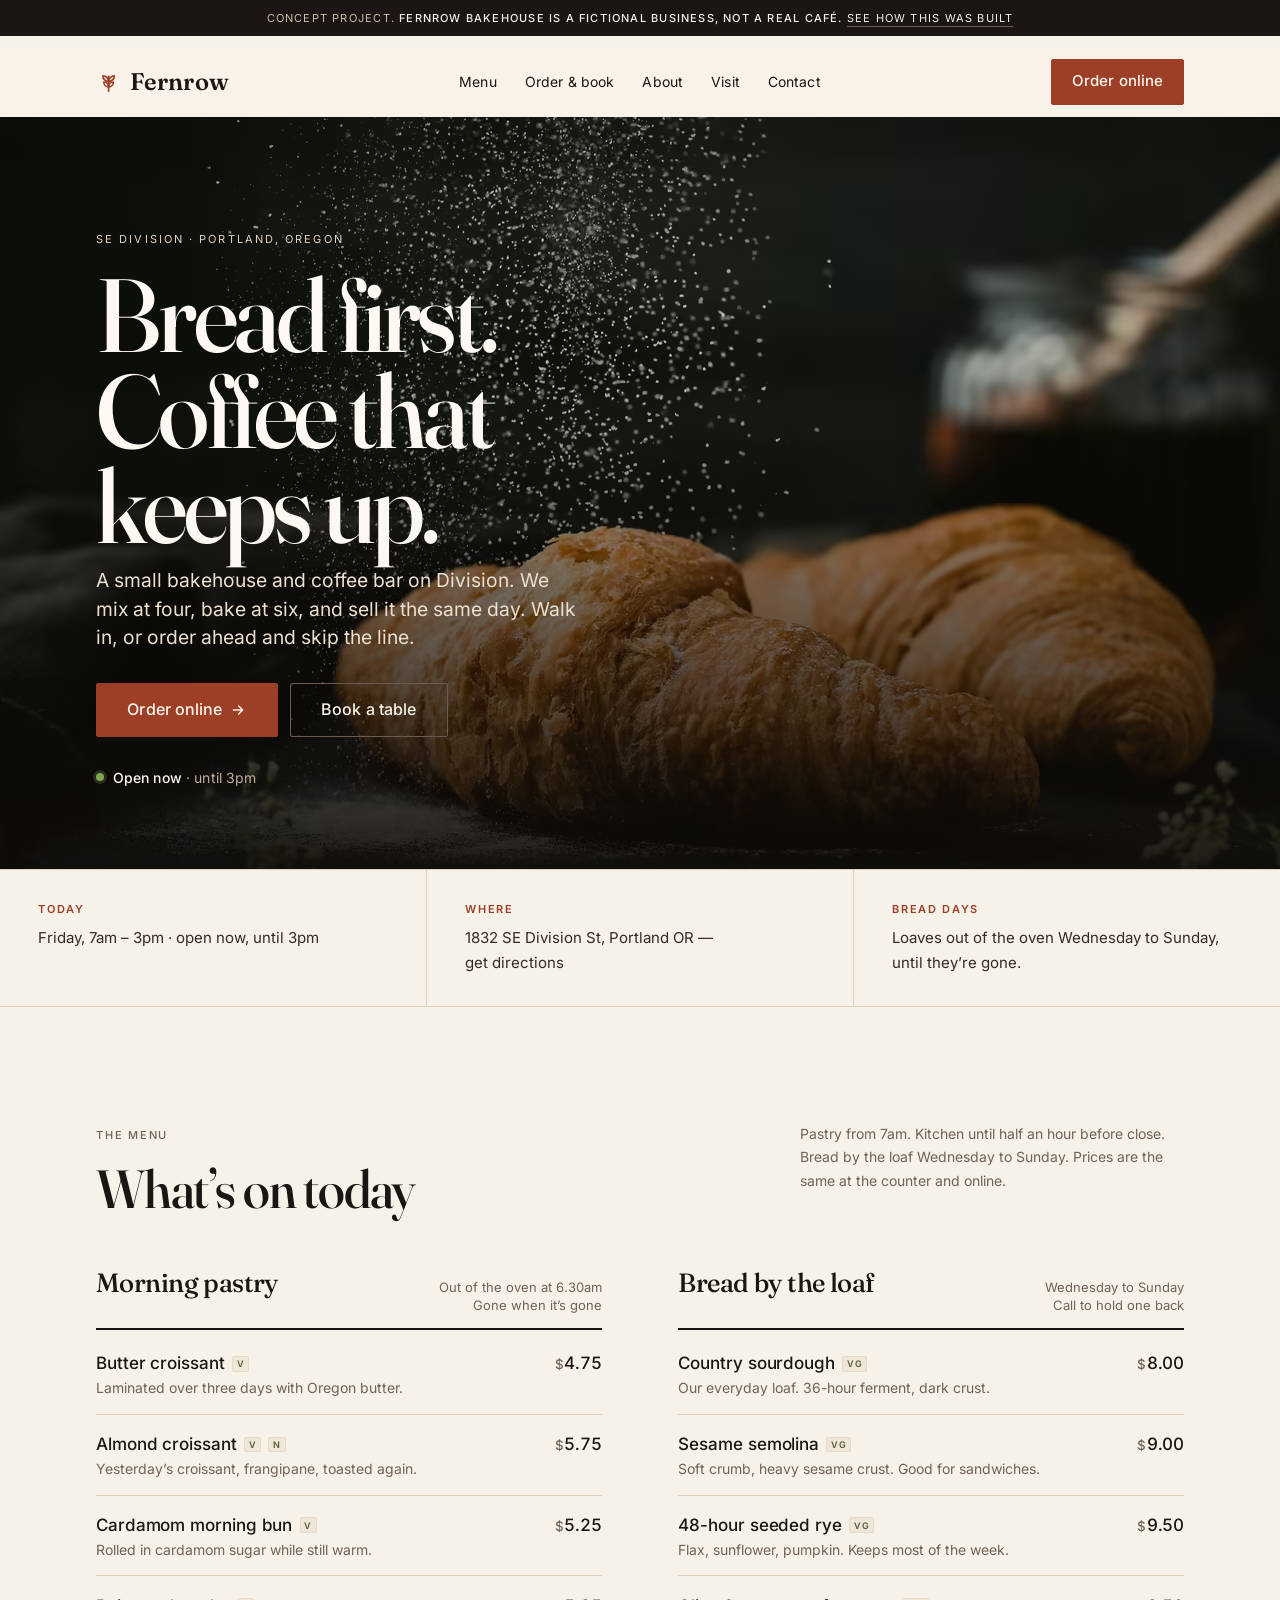
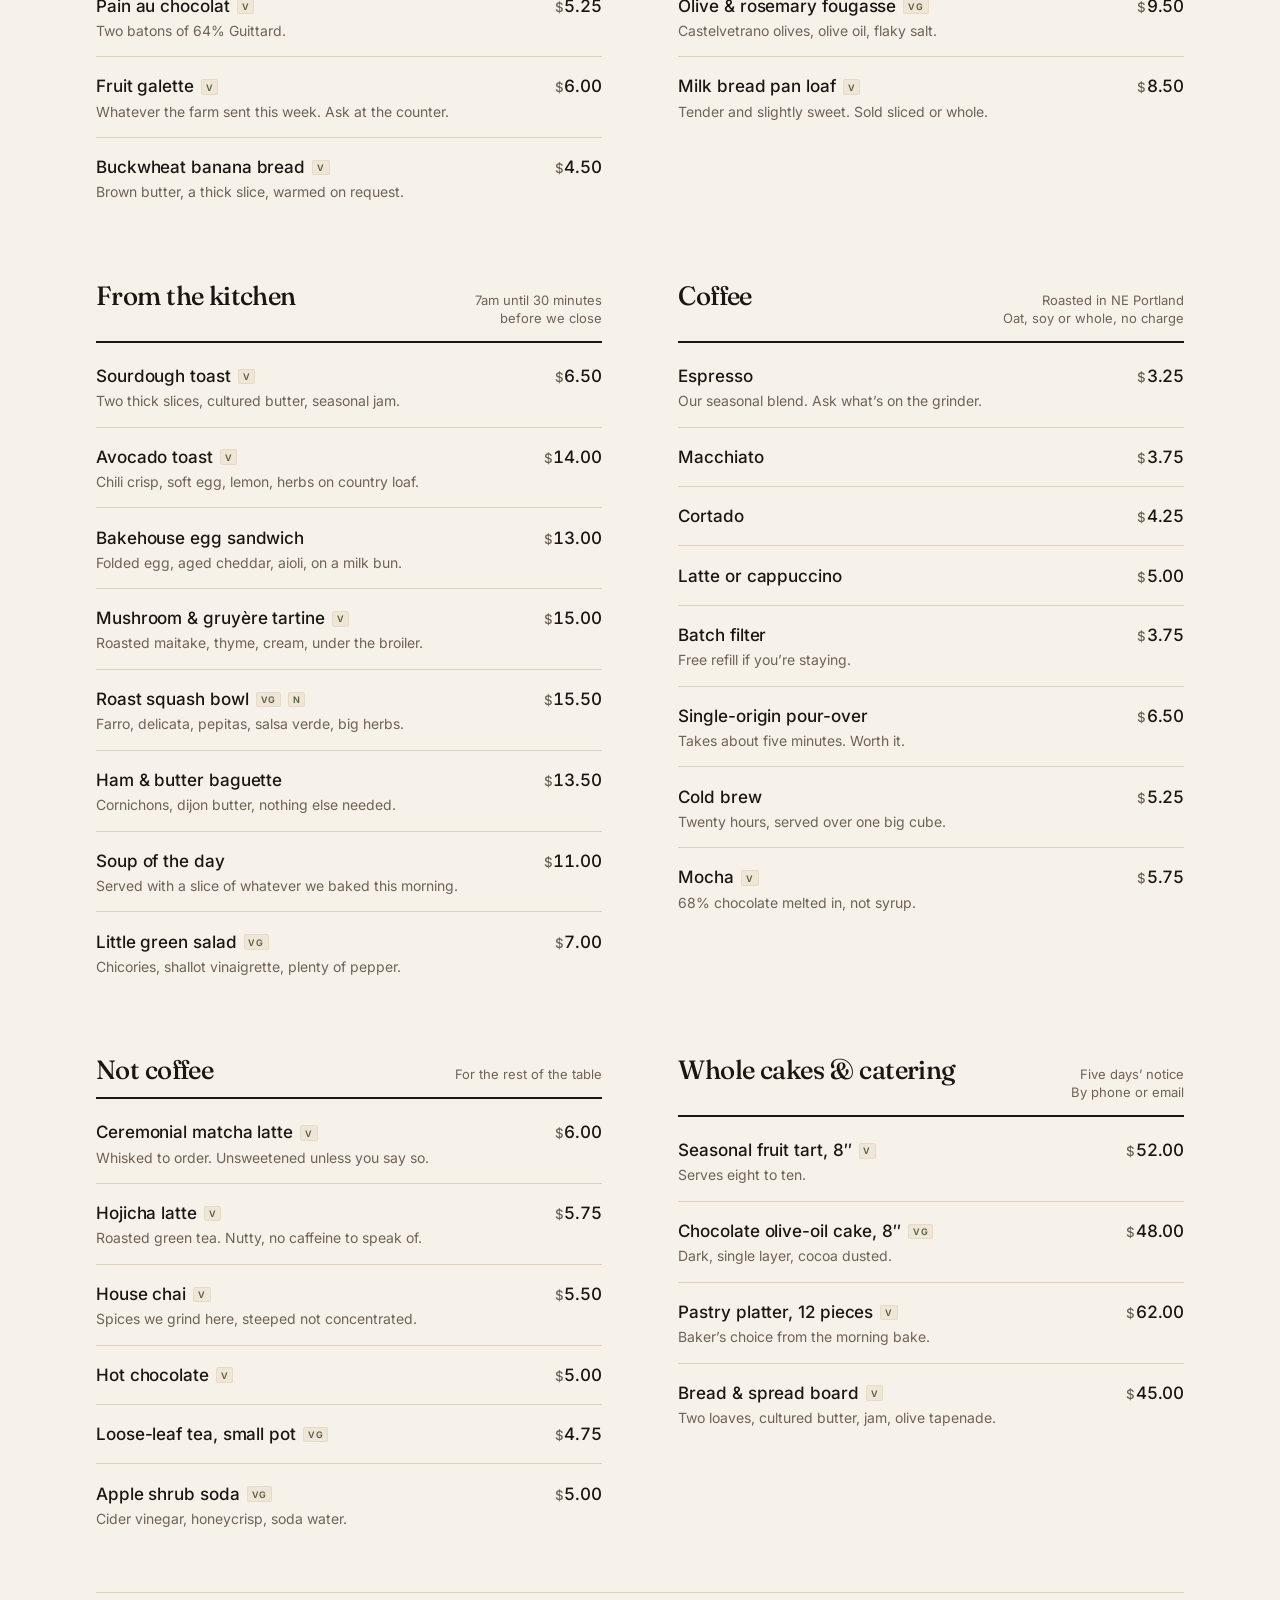
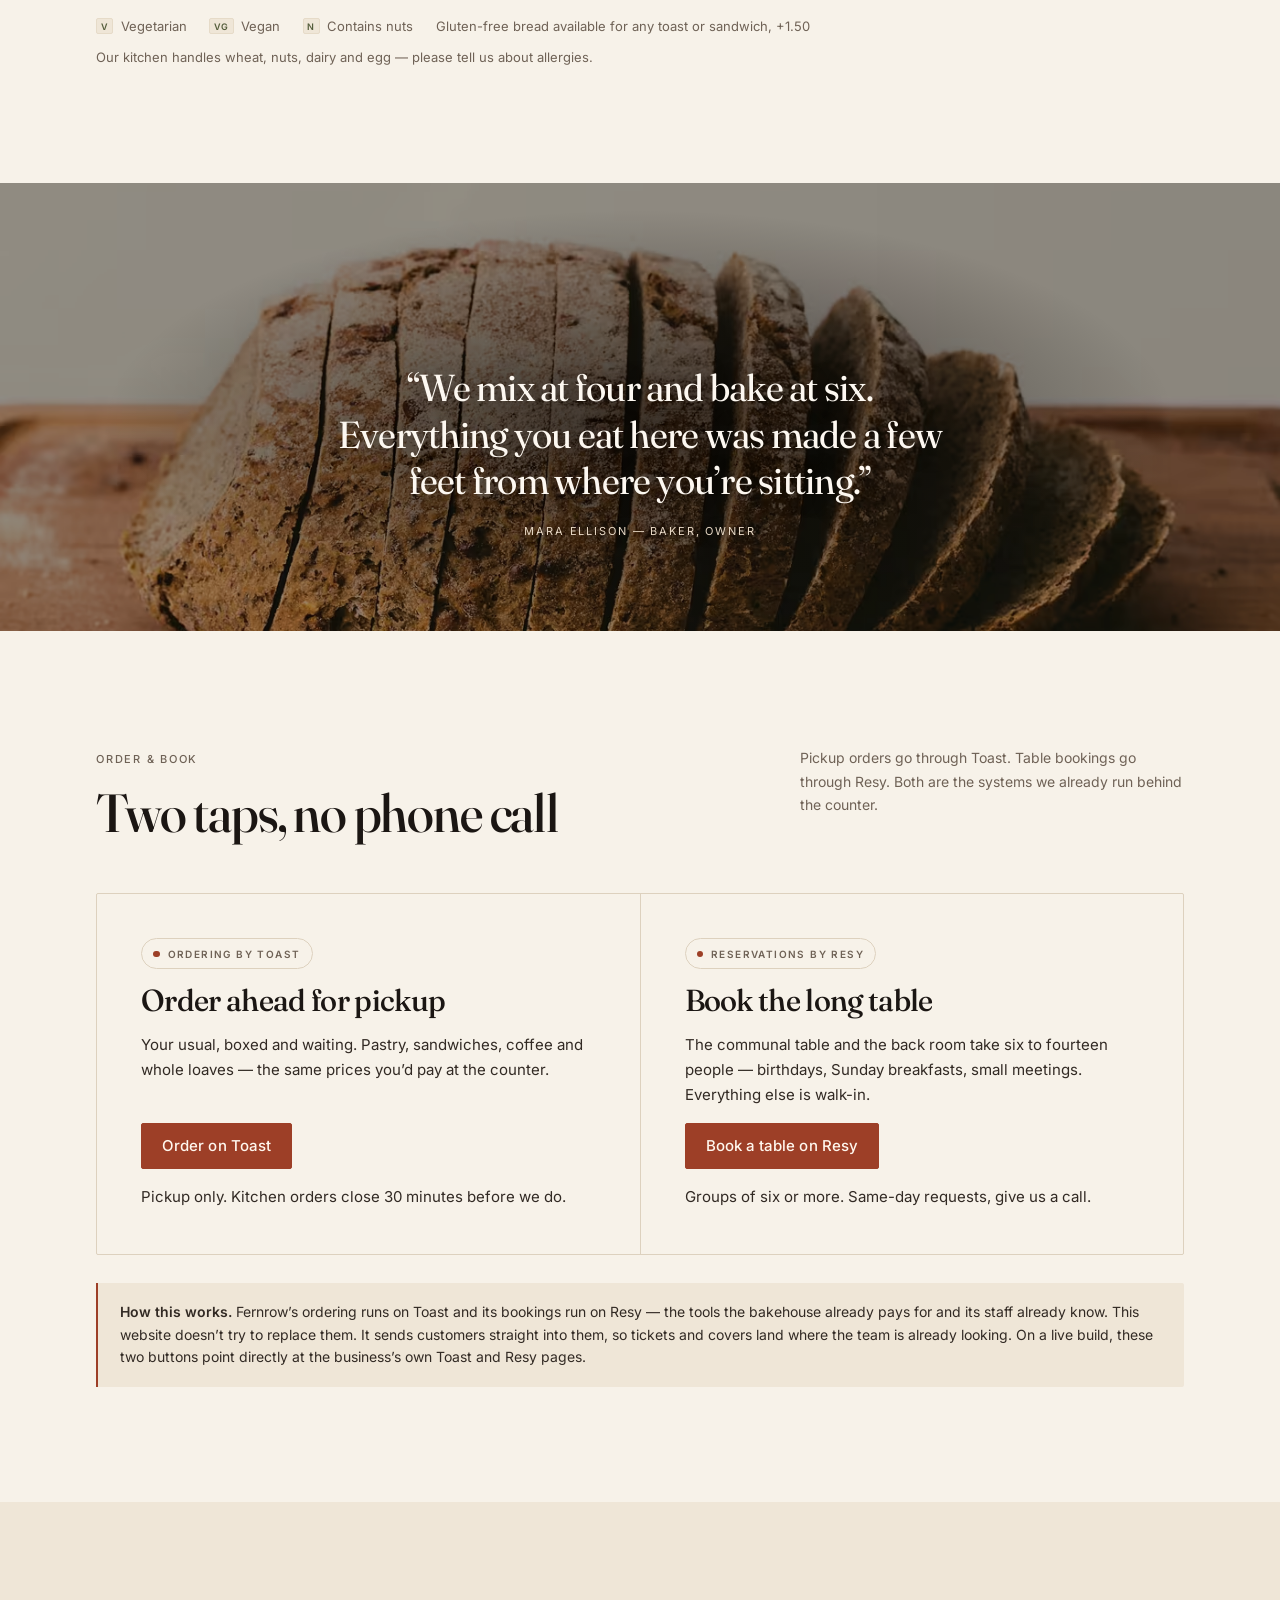
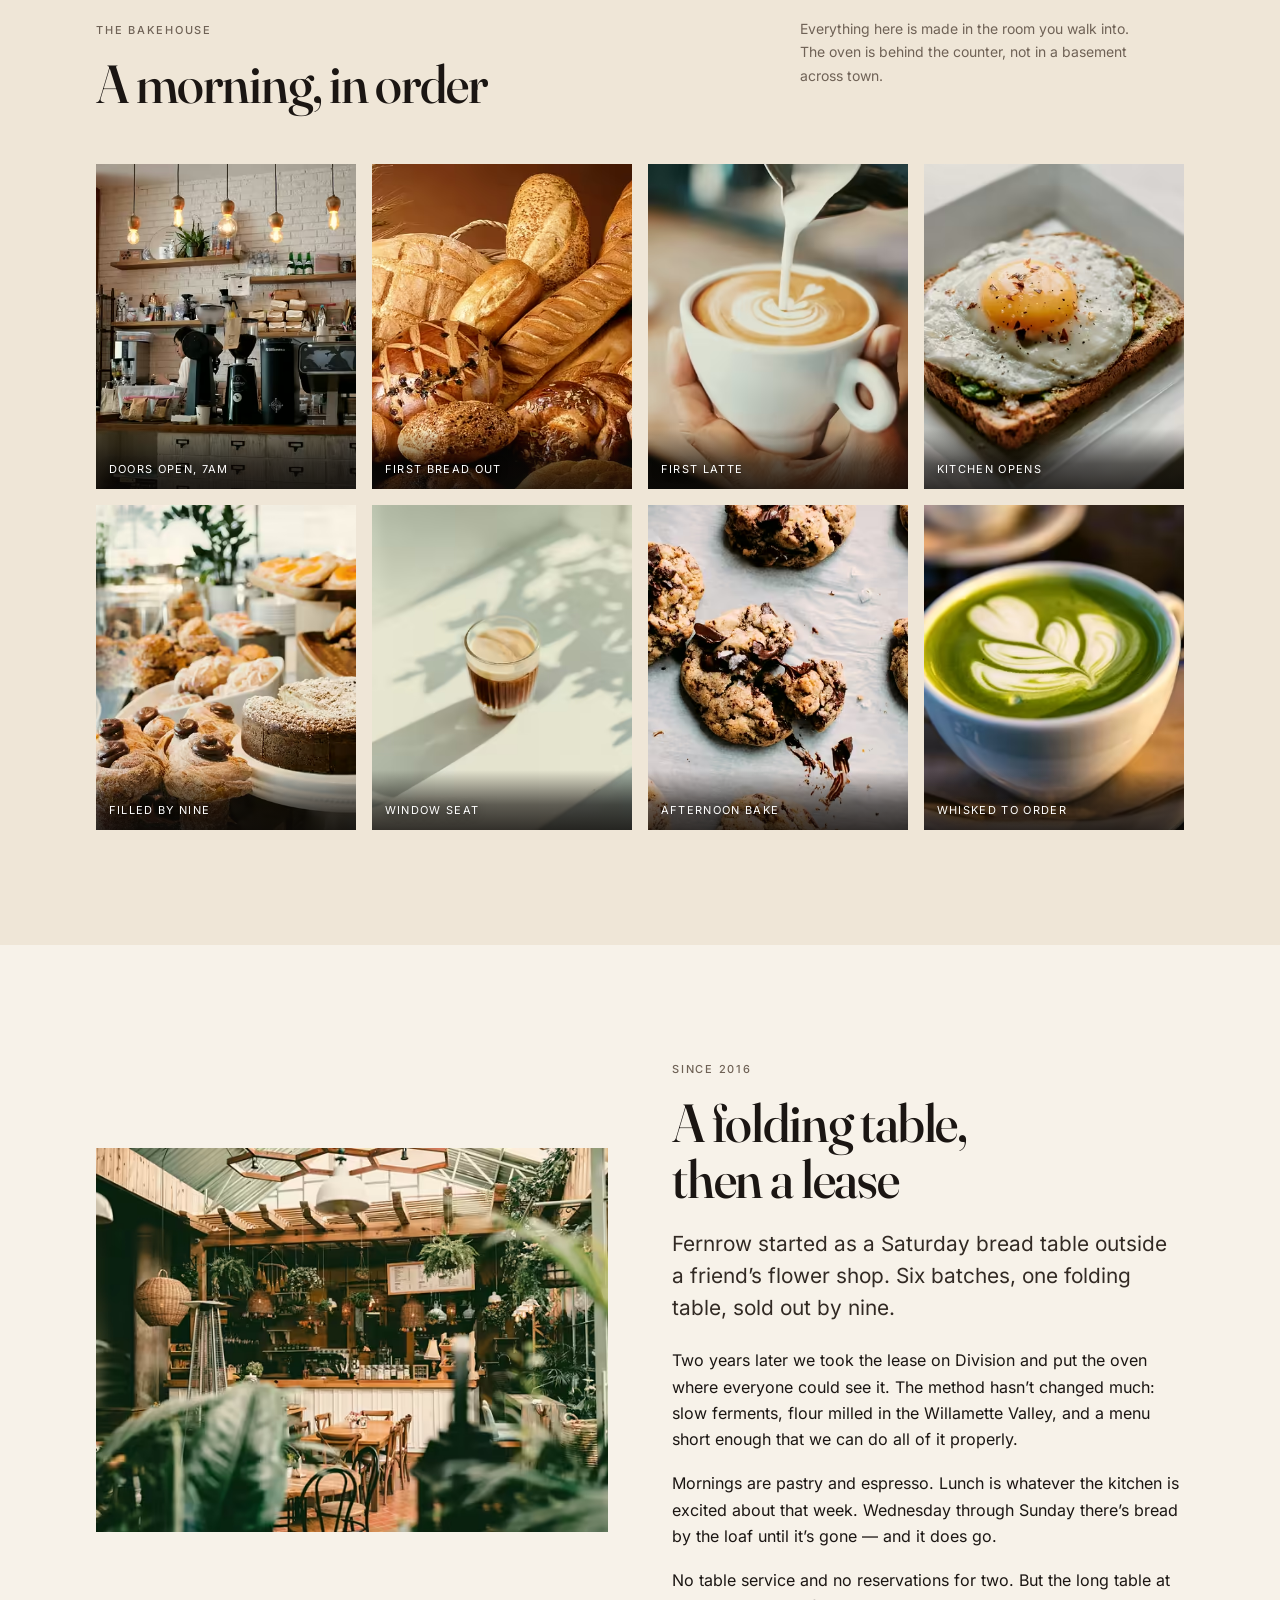
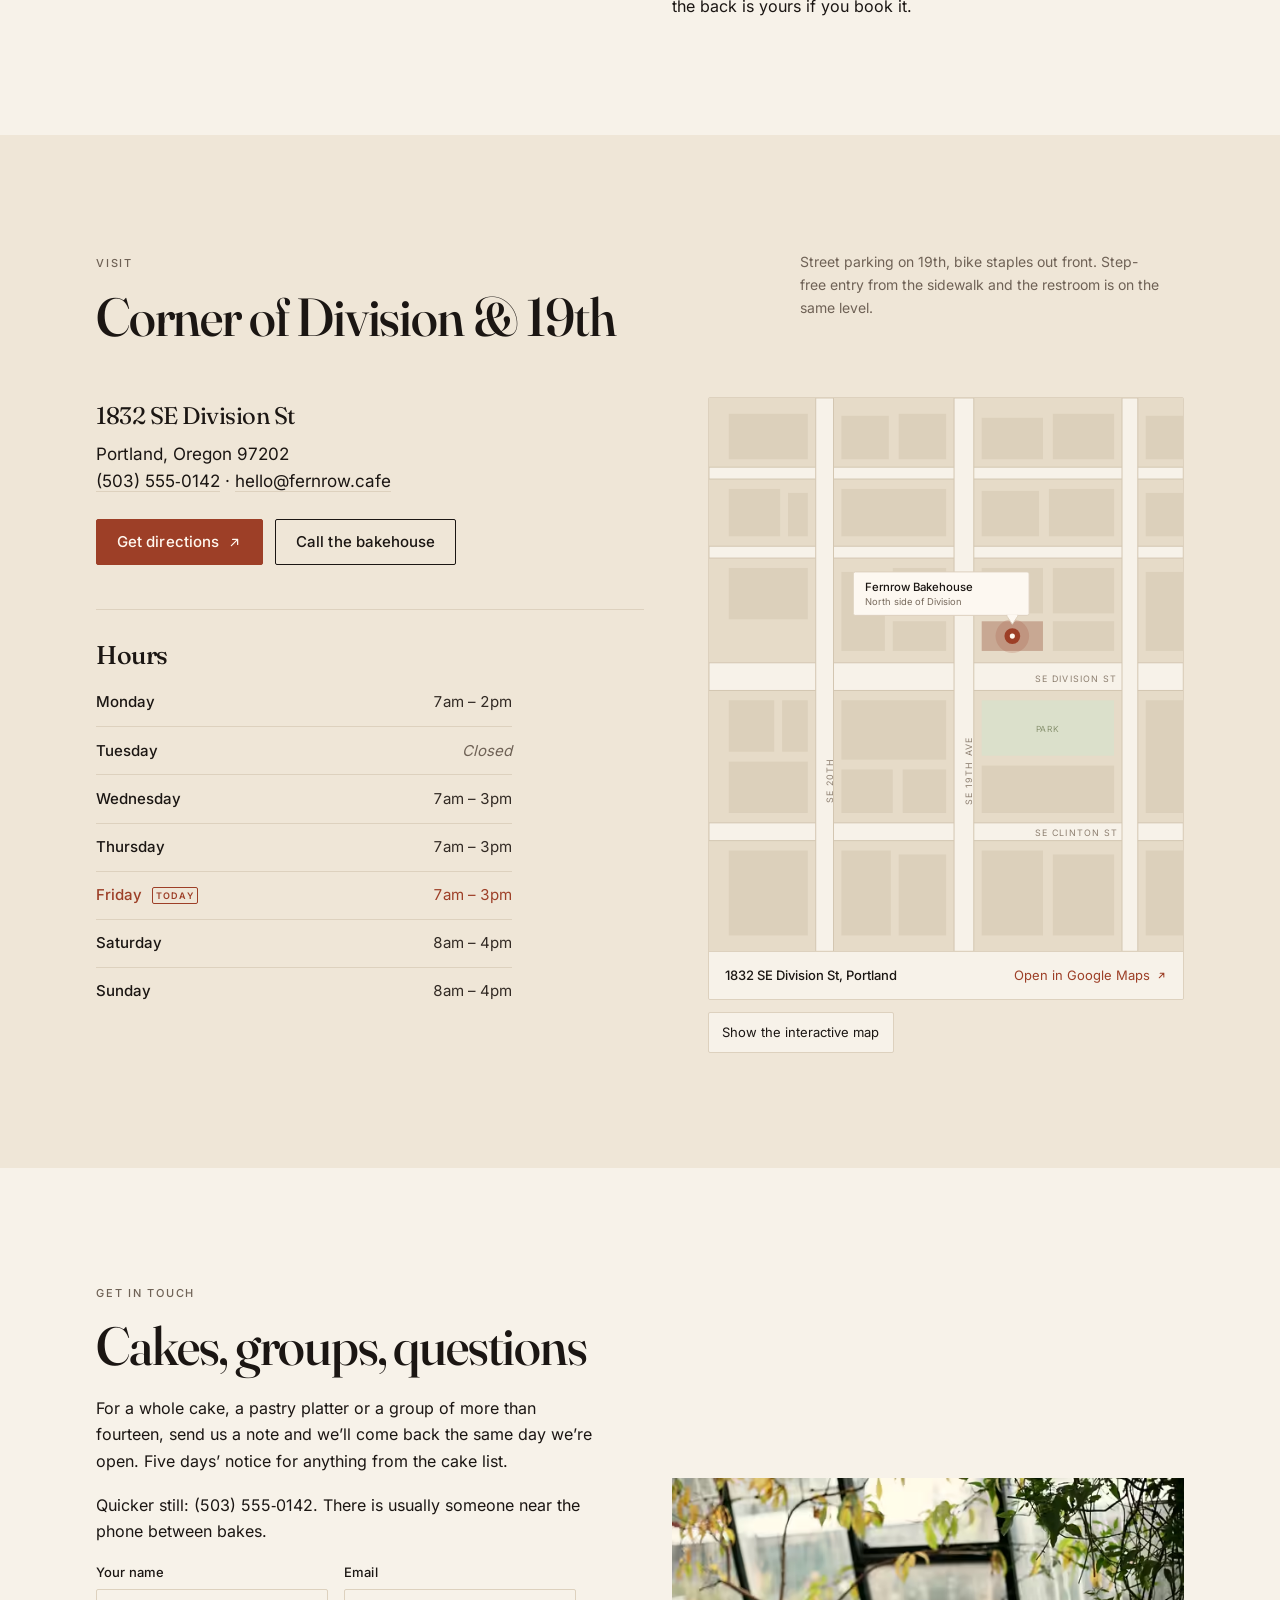
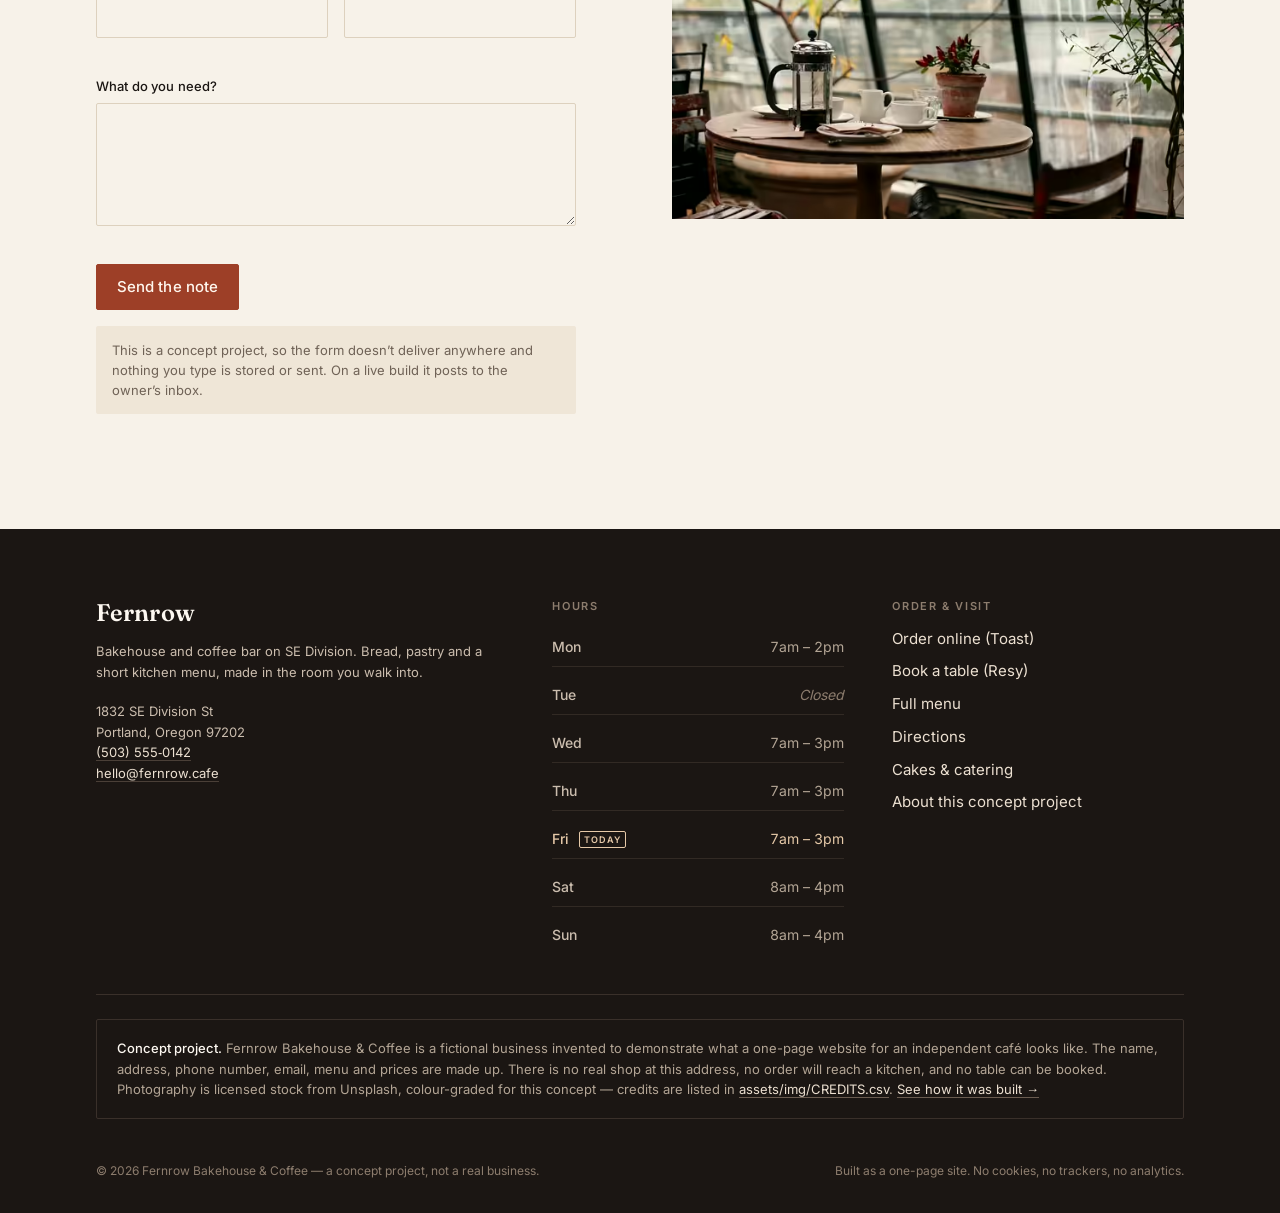
<file: index.html>
<!doctype html>
<html lang="en" class="no-js">
<head>
<meta charset="utf-8">
<meta name="viewport" content="width=device-width, initial-scale=1">
<title>Fernrow Bakehouse &amp; Coffee — SE Division, Portland OR</title>
<meta name="description" content="A neighborhood bakehouse and coffee bar on SE Division, Portland. Long-fermented bread, morning pastry and a short lunch menu. Order ahead on Toast or book the long table on Resy.">
<meta name="theme-color" content="#f7f2e9">
<link rel="canonical" href="https://fernrow-cafe-demo.vercel.app/">

<meta property="og:type" content="website">
<meta property="og:site_name" content="Fernrow Bakehouse &amp; Coffee">
<meta property="og:title" content="Fernrow Bakehouse &amp; Coffee — SE Division, Portland OR">
<meta property="og:description" content="Long-fermented bread, morning pastry and a short lunch menu on SE Division. Order ahead or book the long table.">
<meta property="og:url" content="https://fernrow-cafe-demo.vercel.app/">
<meta property="og:image" content="https://fernrow-cafe-demo.vercel.app/assets/img/og.jpg">
<meta property="og:image:width" content="1200">
<meta property="og:image:height" content="630">
<meta property="og:image:alt" content="Pastries and coffee on the counter at Fernrow Bakehouse.">
<meta name="twitter:card" content="summary_large_image">

<link rel="icon" href="/favicon.svg" type="image/svg+xml">
<link rel="apple-touch-icon" href="/assets/img/touch-icon.png">
<link rel="manifest" href="/site.webmanifest">

<link rel="preload" href="/assets/fonts/fraunces-latin.woff2" as="font" type="font/woff2" crossorigin>
<link rel="preload" href="/assets/fonts/inter-latin.woff2" as="font" type="font/woff2" crossorigin>
<link rel="preload" as="image" type="image/avif"
  imagesrcset="/assets/img/hero-640.avif 640w, /assets/img/hero-768.avif 768w, /assets/img/hero-1024.avif 1024w, /assets/img/hero-1280.avif 1280w, /assets/img/hero-1600.avif 1600w, /assets/img/hero-2200.avif 2200w"
  imagesizes="100vw" fetchpriority="high">
<link rel="stylesheet" href="/assets/css/site.css">
<script>document.documentElement.classList.remove('no-js');</script>
<script type="application/ld+json">
{
  "@context": "https://schema.org",
  "@type": "Bakery",
  "name": "Fernrow Bakehouse & Coffee",
  "description": "Concept project — fictional business created for demonstration. Neighborhood bakehouse and coffee bar: long-fermented bread, morning pastry and a short lunch menu.",
  "url": "https://fernrow-cafe-demo.vercel.app/",
  "telephone": "+1-503-555-0142",
  "email": "hello@fernrow.cafe",
  "image": "https://fernrow-cafe-demo.vercel.app/assets/img/og.jpg",
  "priceRange": "$$",
  "servesCuisine": ["Bakery", "Coffee", "Breakfast", "Lunch"],
  "currenciesAccepted": "USD",
  "acceptsReservations": "True",
  "hasMenu": "https://fernrow-cafe-demo.vercel.app/#menu",
  "hasMap": "https://www.google.com/maps/search/?api=1&query=1832+SE+Division+St+Portland+OR+97202",
  "address": {
    "@type": "PostalAddress",
    "streetAddress": "1832 SE Division St",
    "addressLocality": "Portland",
    "addressRegion": "OR",
    "postalCode": "97202",
    "addressCountry": "US"
  },
  "geo": { "@type": "GeoCoordinates", "latitude": 45.5045, "longitude": -122.6432 },
  "openingHoursSpecification": [
    { "@type": "OpeningHoursSpecification", "dayOfWeek": "Monday", "opens": "07:00", "closes": "14:00" },
    { "@type": "OpeningHoursSpecification", "dayOfWeek": ["Wednesday", "Thursday", "Friday"], "opens": "07:00", "closes": "15:00" },
    { "@type": "OpeningHoursSpecification", "dayOfWeek": ["Saturday", "Sunday"], "opens": "08:00", "closes": "16:00" }
  ]
}
</script>
</head>
<body>
<a class="skip" href="#main">Skip to content</a>

<p class="ribbon">
  Concept project.
  <b>Fernrow Bakehouse is a fictional business, not a real café.</b>
  <a href="/case/">See how this was built</a>
</p>
<header class="hdr" id="hdr">
  <div class="shell hdr__in">
    <a class="wordmark" href="/" aria-label="Fernrow Bakehouse and Coffee, home">
      <svg viewBox="0 0 24 24" fill="none" stroke="currentColor" stroke-width="1.6"
        stroke-linecap="round" stroke-linejoin="round" aria-hidden="true" focusable="false">
        <path d="M12 21V7"/>
        <path d="M12 12c0-3 2.4-5.4 5.4-5.4C17.4 9.6 15 12 12 12Z"/>
        <path d="M12 17c0-2.6 2-4.6 4.6-4.6C16.6 15 14.6 17 12 17Z"/>
        <path d="M12 12C9 12 6.6 9.6 6.6 6.6 9.6 6.6 12 9 12 12Z"/>
        <path d="M12 17c-2.6 0-4.6-2-4.6-4.6C10 12.4 12 14.4 12 17Z"/>
      </svg>
      Fernrow
    </a>

    <nav class="nav" aria-label="Sections">
      <a href="#menu">Menu</a>
      <a href="#order">Order &amp; book</a>
      <a href="#about">About</a>
      <a href="#visit">Visit</a>
      <a href="#contact">Contact</a>
    </nav>

    <div class="hdr__acts">
      <a class="btn btn--primary" href="/order/">Order online</a>
    </div>
  </div>
</header>

<main id="main">
<section class="hero">
  <picture>
    <source type="image/avif" sizes="100vw"
      srcset="/assets/img/hero-640.avif 640w, /assets/img/hero-768.avif 768w,
              /assets/img/hero-1024.avif 1024w, /assets/img/hero-1280.avif 1280w,
              /assets/img/hero-1600.avif 1600w, /assets/img/hero-2200.avif 2200w">
    <img class="hero__img" src="/assets/img/hero-1600.webp" width="1600" height="1066"
      sizes="100vw"
      srcset="/assets/img/hero-640.webp 640w, /assets/img/hero-768.webp 768w,
              /assets/img/hero-1024.webp 1024w, /assets/img/hero-1280.webp 1280w,
              /assets/img/hero-1600.webp 1600w, /assets/img/hero-2200.webp 2200w"
      alt="Croissants and morning pastry cooling in trays on the bakehouse counter."
      fetchpriority="high" decoding="async">
  </picture>

  <div class="shell hero__in">
    <p class="hero__kicker">SE Division &middot; Portland, Oregon</p>
    <h1 class="display">Bread first.<br>
      Coffee that<br>
      keeps up.</h1>
    <p class="hero__line">
      A small bakehouse and coffee bar on Division. We mix at four, bake at six,
      and sell it the same day. Walk in, or order ahead and skip the line.
    </p>

    <div class="btn-row btn-row--stack">
      <a class="btn btn--primary btn--lg" href="/order/">
        Order online
        <svg viewBox="0 0 24 24" fill="none" stroke="currentColor" stroke-width="2"
          stroke-linecap="round" stroke-linejoin="round" aria-hidden="true" focusable="false">
          <path d="M5 12h13M13 6l6 6-6 6"/>
        </svg>
      </a>
      <a class="btn btn--lg btn--onink" href="/reserve/">Book a table</a>
    </div>

    <p class="status" id="status" data-open="">
      <span class="status__dot" aria-hidden="true"></span>
      <span id="status-txt">Open Wednesday&ndash;Monday &middot; closed Tuesdays</span>
    </p>
  </div>
</section>
<div class="facts">
  <div class="facts__i">
    <p class="facts__lbl">Today</p>
    <p id="fact-today">Wed&ndash;Fri 7am&ndash;3pm &middot; Sat&ndash;Sun 8am&ndash;4pm</p>
  </div>
  <div class="facts__i">
    <p class="facts__lbl">Where</p>
    <p>1832 SE Division St, Portland OR &mdash;
      <a href="https://www.google.com/maps/dir/?api=1&amp;destination=1832+SE+Division+St+Portland+OR+97202"
        target="_blank" rel="noopener">get directions</a>
    </p>
  </div>
  <div class="facts__i">
    <p class="facts__lbl">Bread days</p>
    <p>Loaves out of the oven Wednesday to Sunday, until they&rsquo;re gone.</p>
  </div>
</div>
<section class="section" id="menu">
  <div class="shell">
    <div class="sec-head rise">
      <div>
        <p class="eyebrow">The menu</p>
        <h2 class="h-sec">What&rsquo;s on today</h2>
      </div>
      <p class="sec-head__note">
        Pastry from 7am. Kitchen until half an hour before close. Bread by the loaf
        Wednesday to Sunday. Prices are the same at the counter and online.
      </p>
    </div>

    <div class="menu">
      <section class="menu__grp rise">
        <div class="menu__hd">
          <h3>Morning pastry</h3>
          <p>Out of the oven at 6.30am<br>
          Gone when it&rsquo;s gone</p>
        </div>
        <ul class="menu__list">
          <li class="item">
            <div class="item__main">
              <p class="item__name">Butter croissant <abbr class="tag" title="Vegetarian">V</abbr></p>
              <p class="item__desc">Laminated over three days with Oregon butter.</p>
            </div>
            <span class="item__price">4.75</span>
          </li>
          <li class="item">
            <div class="item__main">
              <p class="item__name">Almond croissant
                <abbr class="tag" title="Vegetarian">V</abbr>
                <abbr class="tag" title="Contains nuts">N</abbr></p>
              <p class="item__desc">Yesterday&rsquo;s croissant, frangipane, toasted again.</p>
            </div>
            <span class="item__price">5.75</span>
          </li>
          <li class="item">
            <div class="item__main">
              <p class="item__name">Cardamom morning bun <abbr class="tag" title="Vegetarian">V</abbr></p>
              <p class="item__desc">Rolled in cardamom sugar while still warm.</p>
            </div>
            <span class="item__price">5.25</span>
          </li>
          <li class="item">
            <div class="item__main">
              <p class="item__name">Pain au chocolat <abbr class="tag" title="Vegetarian">V</abbr></p>
              <p class="item__desc">Two batons of 64% Guittard.</p>
            </div>
            <span class="item__price">5.25</span>
          </li>
          <li class="item">
            <div class="item__main">
              <p class="item__name">Fruit galette <abbr class="tag" title="Vegetarian">V</abbr></p>
              <p class="item__desc">Whatever the farm sent this week. Ask at the counter.</p>
            </div>
            <span class="item__price">6.00</span>
          </li>
          <li class="item">
            <div class="item__main">
              <p class="item__name">Buckwheat banana bread <abbr class="tag" title="Vegetarian">V</abbr></p>
              <p class="item__desc">Brown butter, a thick slice, warmed on request.</p>
            </div>
            <span class="item__price">4.50</span>
          </li>
        </ul>
      </section>

      <section class="menu__grp rise rise-d1">
        <div class="menu__hd">
          <h3>Bread by the loaf</h3>
          <p>Wednesday to Sunday<br>
          Call to hold one back</p>
        </div>
        <ul class="menu__list">
          <li class="item">
            <div class="item__main">
              <p class="item__name">Country sourdough <abbr class="tag" title="Vegan">VG</abbr></p>
              <p class="item__desc">Our everyday loaf. 36-hour ferment, dark crust.</p>
            </div>
            <span class="item__price">8.00</span>
          </li>
          <li class="item">
            <div class="item__main">
              <p class="item__name">Sesame semolina <abbr class="tag" title="Vegan">VG</abbr></p>
              <p class="item__desc">Soft crumb, heavy sesame crust. Good for sandwiches.</p>
            </div>
            <span class="item__price">9.00</span>
          </li>
          <li class="item">
            <div class="item__main">
              <p class="item__name">48-hour seeded rye <abbr class="tag" title="Vegan">VG</abbr></p>
              <p class="item__desc">Flax, sunflower, pumpkin. Keeps most of the week.</p>
            </div>
            <span class="item__price">9.50</span>
          </li>
          <li class="item">
            <div class="item__main">
              <p class="item__name">Olive &amp; rosemary fougasse <abbr class="tag" title="Vegan">VG</abbr></p>
              <p class="item__desc">Castelvetrano olives, olive oil, flaky salt.</p>
            </div>
            <span class="item__price">9.50</span>
          </li>
          <li class="item">
            <div class="item__main">
              <p class="item__name">Milk bread pan loaf <abbr class="tag" title="Vegetarian">V</abbr></p>
              <p class="item__desc">Tender and slightly sweet. Sold sliced or whole.</p>
            </div>
            <span class="item__price">8.50</span>
          </li>
        </ul>
      </section>

      <section class="menu__grp rise">
        <div class="menu__hd">
          <h3>From the kitchen</h3>
          <p>7am until 30 minutes<br>
          before we close</p>
        </div>
        <ul class="menu__list">
          <li class="item">
            <div class="item__main">
              <p class="item__name">Sourdough toast <abbr class="tag" title="Vegetarian">V</abbr></p>
              <p class="item__desc">Two thick slices, cultured butter, seasonal jam.</p>
            </div>
            <span class="item__price">6.50</span>
          </li>
          <li class="item">
            <div class="item__main">
              <p class="item__name">Avocado toast <abbr class="tag" title="Vegetarian">V</abbr></p>
              <p class="item__desc">Chili crisp, soft egg, lemon, herbs on country loaf.</p>
            </div>
            <span class="item__price">14.00</span>
          </li>
          <li class="item">
            <div class="item__main">
              <p class="item__name">Bakehouse egg sandwich</p>
              <p class="item__desc">Folded egg, aged cheddar, aioli, on a milk bun.</p>
            </div>
            <span class="item__price">13.00</span>
          </li>
          <li class="item">
            <div class="item__main">
              <p class="item__name">Mushroom &amp; gruyère tartine <abbr class="tag" title="Vegetarian">V</abbr></p>
              <p class="item__desc">Roasted maitake, thyme, cream, under the broiler.</p>
            </div>
            <span class="item__price">15.00</span>
          </li>
          <li class="item">
            <div class="item__main">
              <p class="item__name">Roast squash bowl
                <abbr class="tag" title="Vegan">VG</abbr>
                <abbr class="tag" title="Contains nuts">N</abbr></p>
              <p class="item__desc">Farro, delicata, pepitas, salsa verde, big herbs.</p>
            </div>
            <span class="item__price">15.50</span>
          </li>
          <li class="item">
            <div class="item__main">
              <p class="item__name">Ham &amp; butter baguette</p>
              <p class="item__desc">Cornichons, dijon butter, nothing else needed.</p>
            </div>
            <span class="item__price">13.50</span>
          </li>
          <li class="item">
            <div class="item__main">
              <p class="item__name">Soup of the day</p>
              <p class="item__desc">Served with a slice of whatever we baked this morning.</p>
            </div>
            <span class="item__price">11.00</span>
          </li>
          <li class="item">
            <div class="item__main">
              <p class="item__name">Little green salad <abbr class="tag" title="Vegan">VG</abbr></p>
              <p class="item__desc">Chicories, shallot vinaigrette, plenty of pepper.</p>
            </div>
            <span class="item__price">7.00</span>
          </li>
        </ul>
      </section>
      <section class="menu__grp rise rise-d1">
        <div class="menu__hd">
          <h3>Coffee</h3>
          <p>Roasted in NE Portland<br>
          Oat, soy or whole, no charge</p>
        </div>
        <ul class="menu__list">
          <li class="item">
            <div class="item__main">
              <p class="item__name">Espresso</p>
              <p class="item__desc">Our seasonal blend. Ask what&rsquo;s on the grinder.</p>
            </div>
            <span class="item__price">3.25</span>
          </li>
          <li class="item">
            <div class="item__main">
              <p class="item__name">Macchiato</p>
            </div>
            <span class="item__price">3.75</span>
          </li>
          <li class="item">
            <div class="item__main">
              <p class="item__name">Cortado</p>
            </div>
            <span class="item__price">4.25</span>
          </li>
          <li class="item">
            <div class="item__main">
              <p class="item__name">Latte or cappuccino</p>
            </div>
            <span class="item__price">5.00</span>
          </li>
          <li class="item">
            <div class="item__main">
              <p class="item__name">Batch filter</p>
              <p class="item__desc">Free refill if you&rsquo;re staying.</p>
            </div>
            <span class="item__price">3.75</span>
          </li>
          <li class="item">
            <div class="item__main">
              <p class="item__name">Single-origin pour-over</p>
              <p class="item__desc">Takes about five minutes. Worth it.</p>
            </div>
            <span class="item__price">6.50</span>
          </li>
          <li class="item">
            <div class="item__main">
              <p class="item__name">Cold brew</p>
              <p class="item__desc">Twenty hours, served over one big cube.</p>
            </div>
            <span class="item__price">5.25</span>
          </li>
          <li class="item">
            <div class="item__main">
              <p class="item__name">Mocha <abbr class="tag" title="Vegetarian">V</abbr></p>
              <p class="item__desc">68% chocolate melted in, not syrup.</p>
            </div>
            <span class="item__price">5.75</span>
          </li>
        </ul>
      </section>

      <section class="menu__grp rise">
        <div class="menu__hd">
          <h3>Not coffee</h3>
          <p>For the rest of the table</p>
        </div>
        <ul class="menu__list">
          <li class="item">
            <div class="item__main">
              <p class="item__name">Ceremonial matcha latte <abbr class="tag" title="Vegetarian">V</abbr></p>
              <p class="item__desc">Whisked to order. Unsweetened unless you say so.</p>
            </div>
            <span class="item__price">6.00</span>
          </li>
          <li class="item">
            <div class="item__main">
              <p class="item__name">Hojicha latte <abbr class="tag" title="Vegetarian">V</abbr></p>
              <p class="item__desc">Roasted green tea. Nutty, no caffeine to speak of.</p>
            </div>
            <span class="item__price">5.75</span>
          </li>
          <li class="item">
            <div class="item__main">
              <p class="item__name">House chai <abbr class="tag" title="Vegetarian">V</abbr></p>
              <p class="item__desc">Spices we grind here, steeped not concentrated.</p>
            </div>
            <span class="item__price">5.50</span>
          </li>
          <li class="item">
            <div class="item__main">
              <p class="item__name">Hot chocolate <abbr class="tag" title="Vegetarian">V</abbr></p>
            </div>
            <span class="item__price">5.00</span>
          </li>
          <li class="item">
            <div class="item__main">
              <p class="item__name">Loose-leaf tea, small pot <abbr class="tag" title="Vegan">VG</abbr></p>
            </div>
            <span class="item__price">4.75</span>
          </li>
          <li class="item">
            <div class="item__main">
              <p class="item__name">Apple shrub soda <abbr class="tag" title="Vegan">VG</abbr></p>
              <p class="item__desc">Cider vinegar, honeycrisp, soda water.</p>
            </div>
            <span class="item__price">5.00</span>
          </li>
        </ul>
      </section>

      <section class="menu__grp rise rise-d1">
        <div class="menu__hd">
          <h3>Whole cakes &amp; catering</h3>
          <p>Five days&rsquo; notice<br>
          By phone or email</p>
        </div>
        <ul class="menu__list">
          <li class="item">
            <div class="item__main">
              <p class="item__name">Seasonal fruit tart, 8&Prime; <abbr class="tag" title="Vegetarian">V</abbr></p>
              <p class="item__desc">Serves eight to ten.</p>
            </div>
            <span class="item__price">52.00</span>
          </li>
          <li class="item">
            <div class="item__main">
              <p class="item__name">Chocolate olive-oil cake, 8&Prime; <abbr class="tag" title="Vegan">VG</abbr></p>
              <p class="item__desc">Dark, single layer, cocoa dusted.</p>
            </div>
            <span class="item__price">48.00</span>
          </li>
          <li class="item">
            <div class="item__main">
              <p class="item__name">Pastry platter, 12 pieces <abbr class="tag" title="Vegetarian">V</abbr></p>
              <p class="item__desc">Baker&rsquo;s choice from the morning bake.</p>
            </div>
            <span class="item__price">62.00</span>
          </li>
          <li class="item">
            <div class="item__main">
              <p class="item__name">Bread &amp; spread board <abbr class="tag" title="Vegetarian">V</abbr></p>
              <p class="item__desc">Two loaves, cultured butter, jam, olive tapenade.</p>
            </div>
            <span class="item__price">45.00</span>
          </li>
        </ul>
      </section>
    </div>

    <p class="menu__key">
      <span><abbr class="tag" title="Vegetarian">V</abbr> Vegetarian</span>
      <span><abbr class="tag" title="Vegan">VG</abbr> Vegan</span>
      <span><abbr class="tag" title="Contains nuts">N</abbr> Contains nuts</span>
      <span>Gluten-free bread available for any toast or sandwich, +1.50</span>
      <span>Our kitchen handles wheat, nuts, dairy and egg &mdash; please tell us about allergies.</span>
    </p>
  </div>
</section>
<section class="break" aria-label="From the baker">
  <picture>
    <source type="image/avif" sizes="100vw"
      srcset="/assets/img/loaf-800.avif 800w, /assets/img/loaf-1400.avif 1400w,
              /assets/img/loaf-2000.avif 2000w">
    <img class="break__img" src="/assets/img/loaf-1400.webp" width="1400" height="600"
      sizes="100vw"
      srcset="/assets/img/loaf-800.webp 800w, /assets/img/loaf-1400.webp 1400w,
              /assets/img/loaf-2000.webp 2000w"
      alt="A scored sourdough loaf with a dark blistered crust, cooling on a rack."
      loading="lazy" decoding="async">
  </picture>
  <blockquote class="break__q shell">
    &ldquo;We mix at four and bake at six. Everything you eat here was made a few
    feet from where you&rsquo;re sitting.&rdquo;
    <cite>Mara Ellison &mdash; baker, owner</cite>
  </blockquote>
</section>

<section class="section" id="order">
  <div class="shell">
    <div class="sec-head rise">
      <div>
        <p class="eyebrow">Order &amp; book</p>
        <h2 class="h-sec">Two taps, no phone call</h2>
      </div>
      <p class="sec-head__note">
        Pickup orders go through Toast. Table bookings go through Resy.
        Both are the systems we already run behind the counter.
      </p>
    </div>

    <div class="panels rise">
      <div class="panel">
        <span class="panel__via"><i aria-hidden="true"></i> Ordering by Toast</span>
        <h3>Order ahead for pickup</h3>
        <p>
          Your usual, boxed and waiting. Pastry, sandwiches, coffee and whole
          loaves &mdash; the same prices you&rsquo;d pay at the counter.
        </p>
        <a class="btn btn--primary" href="/order/">Order on Toast</a>
        <p class="panel__fine">Pickup only. Kitchen orders close 30 minutes before we do.</p>
      </div>
      <div class="panel">
        <span class="panel__via"><i aria-hidden="true"></i> Reservations by Resy</span>
        <h3>Book the long table</h3>
        <p>
          The communal table and the back room take six to fourteen people &mdash;
          birthdays, Sunday breakfasts, small meetings. Everything else is walk-in.
        </p>
        <a class="btn btn--primary" href="/reserve/">Book a table on Resy</a>
        <p class="panel__fine">Groups of six or more. Same-day requests, give us a call.</p>
      </div>
    </div>

    <p class="mech rise">
      <b>How this works.</b> Fernrow&rsquo;s ordering runs on Toast and its bookings run on
      Resy &mdash; the tools the bakehouse already pays for and its staff already know. This
      website doesn&rsquo;t try to replace them. It sends customers straight into them, so
      tickets and covers land where the team is already looking. On a live build, these two
      buttons point directly at the business&rsquo;s own Toast and Resy pages.
    </p>
  </div>
</section>

<section class="section section--paper2" id="gallery">
  <div class="shell">
    <div class="sec-head rise">
      <div>
        <p class="eyebrow">The bakehouse</p>
        <h2 class="h-sec">A morning, in order</h2>
      </div>
      <p class="sec-head__note">
        Everything here is made in the room you walk into. The oven is behind
        the counter, not in a basement across town.
      </p>
    </div>
  </div>
  <div class="shell">
    <div class="gallery rise">
      <figure>
        <picture>
          <source type="image/avif" sizes="(min-width: 46rem) 18rem, 46vw"
            srcset="/assets/img/g-counter-400.avif 400w, /assets/img/g-counter-700.avif 700w, /assets/img/g-counter-1000.avif 1000w">
          <img src="/assets/img/g-counter-700.webp" width="400" height="500"
            sizes="(min-width: 46rem) 18rem, 46vw"
            srcset="/assets/img/g-counter-400.webp 400w, /assets/img/g-counter-700.webp 700w, /assets/img/g-counter-1000.webp 1000w"
            alt="A barista at work behind the espresso bar, under warm pendant lights and a white brick wall."
            loading="lazy" decoding="async">
        </picture>
        <figcaption>Doors open, 7am</figcaption>
      </figure>

      <figure>
        <picture>
          <source type="image/avif" sizes="(min-width: 46rem) 18rem, 46vw"
            srcset="/assets/img/g-rolls-400.avif 400w, /assets/img/g-rolls-700.avif 700w, /assets/img/g-rolls-1000.avif 1000w">
          <img src="/assets/img/g-rolls-700.webp" width="400" height="500"
            sizes="(min-width: 46rem) 18rem, 46vw"
            srcset="/assets/img/g-rolls-400.webp 400w, /assets/img/g-rolls-700.webp 700w, /assets/img/g-rolls-1000.webp 1000w"
            alt="A basket of seeded baguettes, boules and rolls fresh from the oven."
            loading="lazy" decoding="async">
        </picture>
        <figcaption>First bread out</figcaption>
      </figure>

      <figure>
        <picture>
          <source type="image/avif" sizes="(min-width: 46rem) 18rem, 46vw"
            srcset="/assets/img/g-latte-400.avif 400w, /assets/img/g-latte-700.avif 700w, /assets/img/g-latte-1000.avif 1000w">
          <img src="/assets/img/g-latte-700.webp" width="400" height="500"
            sizes="(min-width: 46rem) 18rem, 46vw"
            srcset="/assets/img/g-latte-400.webp 400w, /assets/img/g-latte-700.webp 700w, /assets/img/g-latte-1000.webp 1000w"
            alt="Steamed milk poured into a held cup, a rosetta forming on the surface."
            loading="lazy" decoding="async">
        </picture>
        <figcaption>First latte</figcaption>
      </figure>
      <figure>
        <picture>
          <source type="image/avif" sizes="(min-width: 46rem) 18rem, 46vw"
            srcset="/assets/img/g-toast-400.avif 400w, /assets/img/g-toast-700.avif 700w, /assets/img/g-toast-1000.avif 1000w">
          <img src="/assets/img/g-toast-700.webp" width="400" height="500"
            sizes="(min-width: 46rem) 18rem, 46vw"
            srcset="/assets/img/g-toast-400.webp 400w, /assets/img/g-toast-700.webp 700w, /assets/img/g-toast-1000.webp 1000w"
            alt="Avocado toast on seeded bread topped with a fried egg, chili flakes and cracked pepper."
            loading="lazy" decoding="async">
        </picture>
        <figcaption>Kitchen opens</figcaption>
      </figure>

      <figure>
        <picture>
          <source type="image/avif" sizes="(min-width: 46rem) 18rem, 46vw"
            srcset="/assets/img/g-case-400.avif 400w, /assets/img/g-case-700.avif 700w, /assets/img/g-case-1000.avif 1000w">
          <img src="/assets/img/g-case-700.webp" width="400" height="500"
            sizes="(min-width: 46rem) 18rem, 46vw"
            srcset="/assets/img/g-case-400.webp 400w, /assets/img/g-case-700.webp 700w, /assets/img/g-case-1000.webp 1000w"
            alt="The pastry case filled with trays of buns and tarts beside a whole seeded cake on a stand."
            loading="lazy" decoding="async">
        </picture>
        <figcaption>Filled by nine</figcaption>
      </figure>

      <figure>
        <picture>
          <source type="image/avif" sizes="(min-width: 46rem) 18rem, 46vw"
            srcset="/assets/img/g-espresso-400.avif 400w, /assets/img/g-espresso-700.avif 700w, /assets/img/g-espresso-1000.avif 1000w">
          <img src="/assets/img/g-espresso-700.webp" width="400" height="500"
            sizes="(min-width: 46rem) 18rem, 46vw"
            srcset="/assets/img/g-espresso-400.webp 400w, /assets/img/g-espresso-700.webp 700w, /assets/img/g-espresso-1000.webp 1000w"
            alt="A small glass of cortado on a pale table, crossed by leaf shadows."
            loading="lazy" decoding="async">
        </picture>
        <figcaption>Window seat</figcaption>
      </figure>
      <figure>
        <picture>
          <source type="image/avif" sizes="(min-width: 46rem) 18rem, 46vw"
            srcset="/assets/img/g-cookies-400.avif 400w, /assets/img/g-cookies-700.avif 700w, /assets/img/g-cookies-1000.avif 1000w">
          <img src="/assets/img/g-cookies-700.webp" width="400" height="500"
            sizes="(min-width: 46rem) 18rem, 46vw"
            srcset="/assets/img/g-cookies-400.webp 400w, /assets/img/g-cookies-700.webp 700w, /assets/img/g-cookies-1000.webp 1000w"
            alt="Chocolate chunk cookies cooling on parchment, edges cracked and crumbs scattered."
            loading="lazy" decoding="async">
        </picture>
        <figcaption>Afternoon bake</figcaption>
      </figure>

      <figure>
        <picture>
          <source type="image/avif" sizes="(min-width: 46rem) 18rem, 46vw"
            srcset="/assets/img/g-matcha-400.avif 400w, /assets/img/g-matcha-700.avif 700w, /assets/img/g-matcha-1000.avif 1000w">
          <img src="/assets/img/g-matcha-700.webp" width="400" height="500"
            sizes="(min-width: 46rem) 18rem, 46vw"
            srcset="/assets/img/g-matcha-400.webp 400w, /assets/img/g-matcha-700.webp 700w, /assets/img/g-matcha-1000.webp 1000w"
            alt="A bowl cup of bright green matcha latte with a leaf poured into the foam."
            loading="lazy" decoding="async">
        </picture>
        <figcaption>Whisked to order</figcaption>
      </figure>
    </div>
  </div>
</section>
<section class="section" id="about">
  <div class="shell">
    <div class="split rise">
      <div class="split__media">
        <picture>
          <source type="image/avif" sizes="(min-width: 54rem) 34rem, 92vw"
            srcset="/assets/img/room-600.avif 600w, /assets/img/room-1000.avif 1000w,
                    /assets/img/room-1400.avif 1400w">
          <img src="/assets/img/room-1000.webp" width="1000" height="750"
            sizes="(min-width: 54rem) 34rem, 92vw"
            srcset="/assets/img/room-600.webp 600w, /assets/img/room-1000.webp 1000w,
                    /assets/img/room-1400.webp 1400w"
            alt="The dining room at Fernrow: timber tables, plants and tall windows onto the street."
            loading="lazy" decoding="async">
        </picture>
      </div>
      <div class="split__body prose">
        <p class="eyebrow">Since 2016</p>
        <h2 class="h-sec">A folding table, then a lease</h2>
        <p class="lede">
          Fernrow started as a Saturday bread table outside a friend&rsquo;s flower shop.
          Six batches, one folding table, sold out by nine.
        </p>
        <p>
          Two years later we took the lease on Division and put the oven where
          everyone could see it. The method hasn&rsquo;t changed much: slow ferments,
          flour milled in the Willamette Valley, and a menu short enough that we
          can do all of it properly.
        </p>
        <p>
          Mornings are pastry and espresso. Lunch is whatever the kitchen is excited
          about that week. Wednesday through Sunday there&rsquo;s bread by the loaf
          until it&rsquo;s gone &mdash; and it does go.
        </p>
        <p>
          No table service and no reservations for two. But the long table at the
          back is yours if you book it.
        </p>
      </div>
    </div>
  </div>
</section>
<section class="section section--paper2" id="visit">
  <div class="shell">
    <div class="sec-head rise">
      <div>
        <p class="eyebrow">Visit</p>
        <h2 class="h-sec">Corner of Division &amp; 19th</h2>
      </div>
      <p class="sec-head__note">
        Street parking on 19th, bike staples out front. Step-free entry from the
        sidewalk and the restroom is on the same level.
      </p>
    </div>

    <div class="split split--wide-l split--top rise">
      <div>
        <address class="addr">
          <span class="addr__st">1832 SE Division St</span>
          Portland, Oregon 97202<br>
          <a href="tel:+15035550142">(503) 555&#8209;0142</a> &middot;
          <a href="mailto:hello@fernrow.cafe">hello@fernrow.cafe</a>
        </address>

        <div class="btn-row btn-row--stack">
          <a class="btn btn--primary" href="https://www.google.com/maps/dir/?api=1&amp;destination=1832+SE+Division+St+Portland+OR+97202"
            target="_blank" rel="noopener">
            Get directions
            <svg viewBox="0 0 24 24" fill="none" stroke="currentColor" stroke-width="2"
              stroke-linecap="round" stroke-linejoin="round" aria-hidden="true" focusable="false">
              <path d="M7 17 17 7M17 7H9M17 7v8"/>
            </svg>
          </a>
          <a class="btn" href="tel:+15035550142">Call the bakehouse</a>
        </div>

        <div class="visit__hrs">
          <h3 class="h-sub">Hours</h3>
          <ul class="hours" id="hours">
            <li data-day="1"><span class="hours__d">Monday</span> <span class="hours__t">7am &ndash; 2pm</span></li>
            <li data-day="2"><span class="hours__d">Tuesday</span> <span class="hours__t hours__closed">Closed</span></li>
            <li data-day="3"><span class="hours__d">Wednesday</span> <span class="hours__t">7am &ndash; 3pm</span></li>
            <li data-day="4"><span class="hours__d">Thursday</span> <span class="hours__t">7am &ndash; 3pm</span></li>
            <li data-day="5"><span class="hours__d">Friday</span> <span class="hours__t">7am &ndash; 3pm</span></li>
            <li data-day="6"><span class="hours__d">Saturday</span> <span class="hours__t">8am &ndash; 4pm</span></li>
            <li data-day="0"><span class="hours__d">Sunday</span> <span class="hours__t">8am &ndash; 4pm</span></li>
          </ul>
        </div>
      </div>
      <div>
        <a class="map" id="map"
          href="https://www.google.com/maps/search/?api=1&amp;query=1832+SE+Division+St+Portland+OR+97202"
          target="_blank" rel="noopener">
          <svg class="map__svg" viewBox="0 0 480 560" preserveAspectRatio="xMidYMid slice" role="img"
            aria-label="Locator map: Fernrow sits on the north side of SE Division Street, just east of SE 19th Avenue.">
            <rect width="480" height="560" fill="#e6dbc8"/>
            <g fill="#dcd0bb">
              <rect x="20" y="16" width="80" height="46"/>
              <rect x="134" y="18" width="48" height="44"/><rect x="192" y="16" width="48" height="46"/>
              <rect x="276" y="20" width="62" height="42"/><rect x="348" y="16" width="62" height="46"/>
              <rect x="442" y="18" width="38" height="44"/>
              <rect x="20" y="92" width="52" height="48"/><rect x="80" y="96" width="20" height="44"/>
              <rect x="134" y="92" width="106" height="48"/>
              <rect x="276" y="94" width="58" height="46"/><rect x="344" y="92" width="66" height="48"/>
              <rect x="442" y="96" width="38" height="44"/>
              <rect x="20" y="172" width="80" height="52"/>
              <rect x="134" y="176" width="44" height="80"/><rect x="186" y="172" width="54" height="46"/>
              <rect x="186" y="226" width="54" height="30"/>
              <rect x="276" y="172" width="62" height="46"/><rect x="348" y="172" width="62" height="46"/>
              <rect x="348" y="226" width="62" height="30"/>
              <rect x="442" y="176" width="38" height="80"/>
              <rect x="20" y="306" width="46" height="52"/><rect x="20" y="368" width="80" height="52"/>
              <rect x="74" y="306" width="26" height="52"/>
              <rect x="134" y="306" width="106" height="60"/><rect x="134" y="376" width="52" height="44"/>
              <rect x="196" y="376" width="44" height="44"/>
              <rect x="276" y="372" width="134" height="48"/>
              <rect x="442" y="306" width="38" height="114"/>
              <rect x="20" y="458" width="80" height="86"/>
              <rect x="134" y="458" width="50" height="86"/><rect x="192" y="462" width="48" height="82"/>
              <rect x="276" y="458" width="62" height="86"/><rect x="348" y="462" width="62" height="82"/>
              <rect x="442" y="458" width="38" height="86"/>
            </g>
            <rect x="276" y="306" width="134" height="56" fill="#dbe0cb"/>
            <text x="343" y="338" fill="#8a9472" font-family="Inter, sans-serif" font-size="8.5"
              letter-spacing="0.9" text-anchor="middle">PARK</text>
            <g fill="#f7f2e9" stroke="#d3c6b1">
              <rect x="0" y="268" width="480" height="28"/>
              <rect x="0" y="430" width="480" height="18"/>
              <rect x="0" y="70" width="480" height="12"/>
              <rect x="0" y="150" width="480" height="12"/>
              <rect x="108" y="0" width="18" height="560"/>
              <rect x="248" y="0" width="20" height="560"/>
              <rect x="418" y="0" width="16" height="560"/>
            </g>
            <rect x="276" y="226" width="62" height="30" fill="#c8a893"/>
            <g fill="#8d7f70" font-family="Inter, sans-serif" font-size="9" letter-spacing="1.1">
              <text x="330" y="287">SE DIVISION ST</text>
              <text x="330" y="443">SE CLINTON ST</text>
              <text x="126" y="410" transform="rotate(-90 126 410)">SE 20TH</text>
              <text x="266" y="412" transform="rotate(-90 266 412)">SE 19TH AVE</text>
            </g>
            <circle cx="307" cy="241" r="17" fill="#9d3f27" opacity="0.18"/>
            <circle cx="307" cy="241" r="8" fill="#9d3f27"/>
            <circle cx="307" cy="241" r="2.6" fill="#fff7ee"/>
            <!-- Callout lives in the SVG so it stays pinned to the marker at any
                 card size. As an HTML overlay it drifted to the far corner. -->
            <g>
              <rect x="146" y="176" width="178" height="44" rx="2"
                fill="#fdf8f1" stroke="#ddd1be"/>
              <path d="M301 220h12l-6 9Z" fill="#fdf8f1" stroke="#ddd1be"/>
              <path d="M302 220h10" stroke="#fdf8f1" stroke-width="1.6"/>
              <text x="158" y="195" font-family="Inter, sans-serif" font-size="11.5"
                font-weight="500" fill="#1b1613">Fernrow Bakehouse</text>
              <text x="158" y="210" font-family="Inter, sans-serif" font-size="9.5"
                fill="#776a5d">North side of Division</text>
            </g>
          </svg>
          <span class="map__bar">
            <b>1832 SE Division St, Portland</b>
            <span class="map__open">Open in Google Maps
              <svg viewBox="0 0 24 24" fill="none" stroke="currentColor" stroke-width="2.2"
                stroke-linecap="round" stroke-linejoin="round" aria-hidden="true" focusable="false">
                <path d="M7 17 17 7M17 7H9M17 7v8"/>
              </svg>
            </span>
          </span>
        </a>
        <button class="map__more" type="button" id="map-more">Show the interactive map</button>
      </div>
    </div>
  </div>
</section>
<section class="section" id="contact">
  <div class="shell">
    <div class="split rise">
      <div class="split__body prose">
        <p class="eyebrow">Get in touch</p>
        <h2 class="h-sec">Cakes, groups, questions</h2>
        <p>
          For a whole cake, a pastry platter or a group of more than fourteen,
          send us a note and we&rsquo;ll come back the same day we&rsquo;re open.
          Five days&rsquo; notice for anything from the cake list.
        </p>
        <p>
          Quicker still: <a href="tel:+15035550142">(503) 555&#8209;0142</a>.
          There is usually someone near the phone between bakes.
        </p>

        <form class="form" id="contact-form" novalidate>
          <div class="form__2">
            <div class="field">
              <label for="cf-name">Your name</label>
              <input id="cf-name" name="name" type="text" autocomplete="name" required>
              <p class="field__err" data-for="cf-name"></p>
            </div>
            <div class="field">
              <label for="cf-email">Email</label>
              <input id="cf-email" name="email" type="email" autocomplete="email" required>
              <p class="field__err" data-for="cf-email"></p>
            </div>
          </div>
          <div class="field">
            <label for="cf-msg">What do you need?</label>
            <textarea id="cf-msg" name="message" rows="4" required></textarea>
            <p class="field__err" data-for="cf-msg"></p>
          </div>
          <div class="btn-row btn-row--stack">
            <button class="btn btn--primary" type="submit">Send the note</button>
          </div>
          <p class="form__ok" id="cf-ok" hidden role="status"></p>
          <p class="form__note">
            This is a concept project, so the form doesn&rsquo;t deliver anywhere and
            nothing you type is stored or sent. On a live build it posts to the
            owner&rsquo;s inbox.
          </p>
        </form>
      </div>
      <div class="split__media">
        <picture>
          <source type="image/avif" sizes="(min-width: 54rem) 34rem, 92vw"
            srcset="/assets/img/visit-600.avif 600w, /assets/img/visit-1000.avif 1000w,
                    /assets/img/visit-1400.avif 1400w">
          <img src="/assets/img/visit-1000.webp" width="1000" height="666"
            sizes="(min-width: 54rem) 34rem, 92vw"
            srcset="/assets/img/visit-600.webp 600w, /assets/img/visit-1000.webp 1000w,
                    /assets/img/visit-1400.webp 1400w"
            alt="A window table set with a french press and cups, looking onto the street."
            loading="lazy" decoding="async">
        </picture>
      </div>
    </div>
  </div>
</section>
</main>
<footer class="foot">
  <div class="shell">
    <div class="foot__grid">
      <div>
        <p class="wordmark">Fernrow</p>
        <p class="foot__note">
          Bakehouse and coffee bar on SE Division. Bread, pastry and a short
          kitchen menu, made in the room you walk into.
        </p>
        <address class="foot__note foot__addr">
          1832 SE Division St<br>
          Portland, Oregon 97202<br>
          <a href="tel:+15035550142">(503) 555&#8209;0142</a><br>
          <a href="mailto:hello@fernrow.cafe">hello@fernrow.cafe</a>
        </address>
      </div>

      <div>
        <h2 class="foot__hd">Hours</h2>
        <ul class="hours" id="hours-foot">
          <li data-day="1"><span class="hours__d">Mon</span> <span class="hours__t">7am &ndash; 2pm</span></li>
          <li data-day="2"><span class="hours__d">Tue</span> <span class="hours__t hours__closed">Closed</span></li>
          <li data-day="3"><span class="hours__d">Wed</span> <span class="hours__t">7am &ndash; 3pm</span></li>
          <li data-day="4"><span class="hours__d">Thu</span> <span class="hours__t">7am &ndash; 3pm</span></li>
          <li data-day="5"><span class="hours__d">Fri</span> <span class="hours__t">7am &ndash; 3pm</span></li>
          <li data-day="6"><span class="hours__d">Sat</span> <span class="hours__t">8am &ndash; 4pm</span></li>
          <li data-day="0"><span class="hours__d">Sun</span> <span class="hours__t">8am &ndash; 4pm</span></li>
        </ul>
      </div>

      <div>
        <h2 class="foot__hd">Order &amp; visit</h2>
        <ul>
          <li><a href="/order/">Order online (Toast)</a></li>
          <li><a href="/reserve/">Book a table (Resy)</a></li>
          <li><a href="#menu">Full menu</a></li>
          <li><a href="https://www.google.com/maps/dir/?api=1&amp;destination=1832+SE+Division+St+Portland+OR+97202"
            target="_blank" rel="noopener">Directions</a></li>
          <li><a href="#contact">Cakes &amp; catering</a></li>
          <li><a href="/case/">About this concept project</a></li>
        </ul>
      </div>
    </div>
    <p class="disclose">
      <b>Concept project.</b> Fernrow Bakehouse &amp; Coffee is a fictional business
      invented to demonstrate what a one-page website for an independent café looks
      like. The name, address, phone number, email, menu and prices are made up. There
      is no real shop at this address, no order will reach a kitchen, and no table can
      be booked. Photography is licensed stock from Unsplash, colour-graded for this
      concept &mdash; credits are listed in
      <a href="/assets/img/CREDITS.csv">assets/img/CREDITS.csv</a>.
      <a href="/case/">See how it was built &rarr;</a>
    </p>

    <div class="foot__end">
      <span>&copy; 2026 Fernrow Bakehouse &amp; Coffee &mdash; a concept project, not a real business.</span>
      <span>Built as a one-page site. No cookies, no trackers, no analytics.</span>
    </div>
  </div>
</footer>

<div class="actionbar" id="actionbar" aria-label="Quick actions">
  <a class="btn btn--primary" href="/order/">Order online</a>
  <a class="btn" href="/reserve/">Book a table</a>
</div>

<script src="/assets/js/site.js" defer></script>
</body>
</html>
</file>
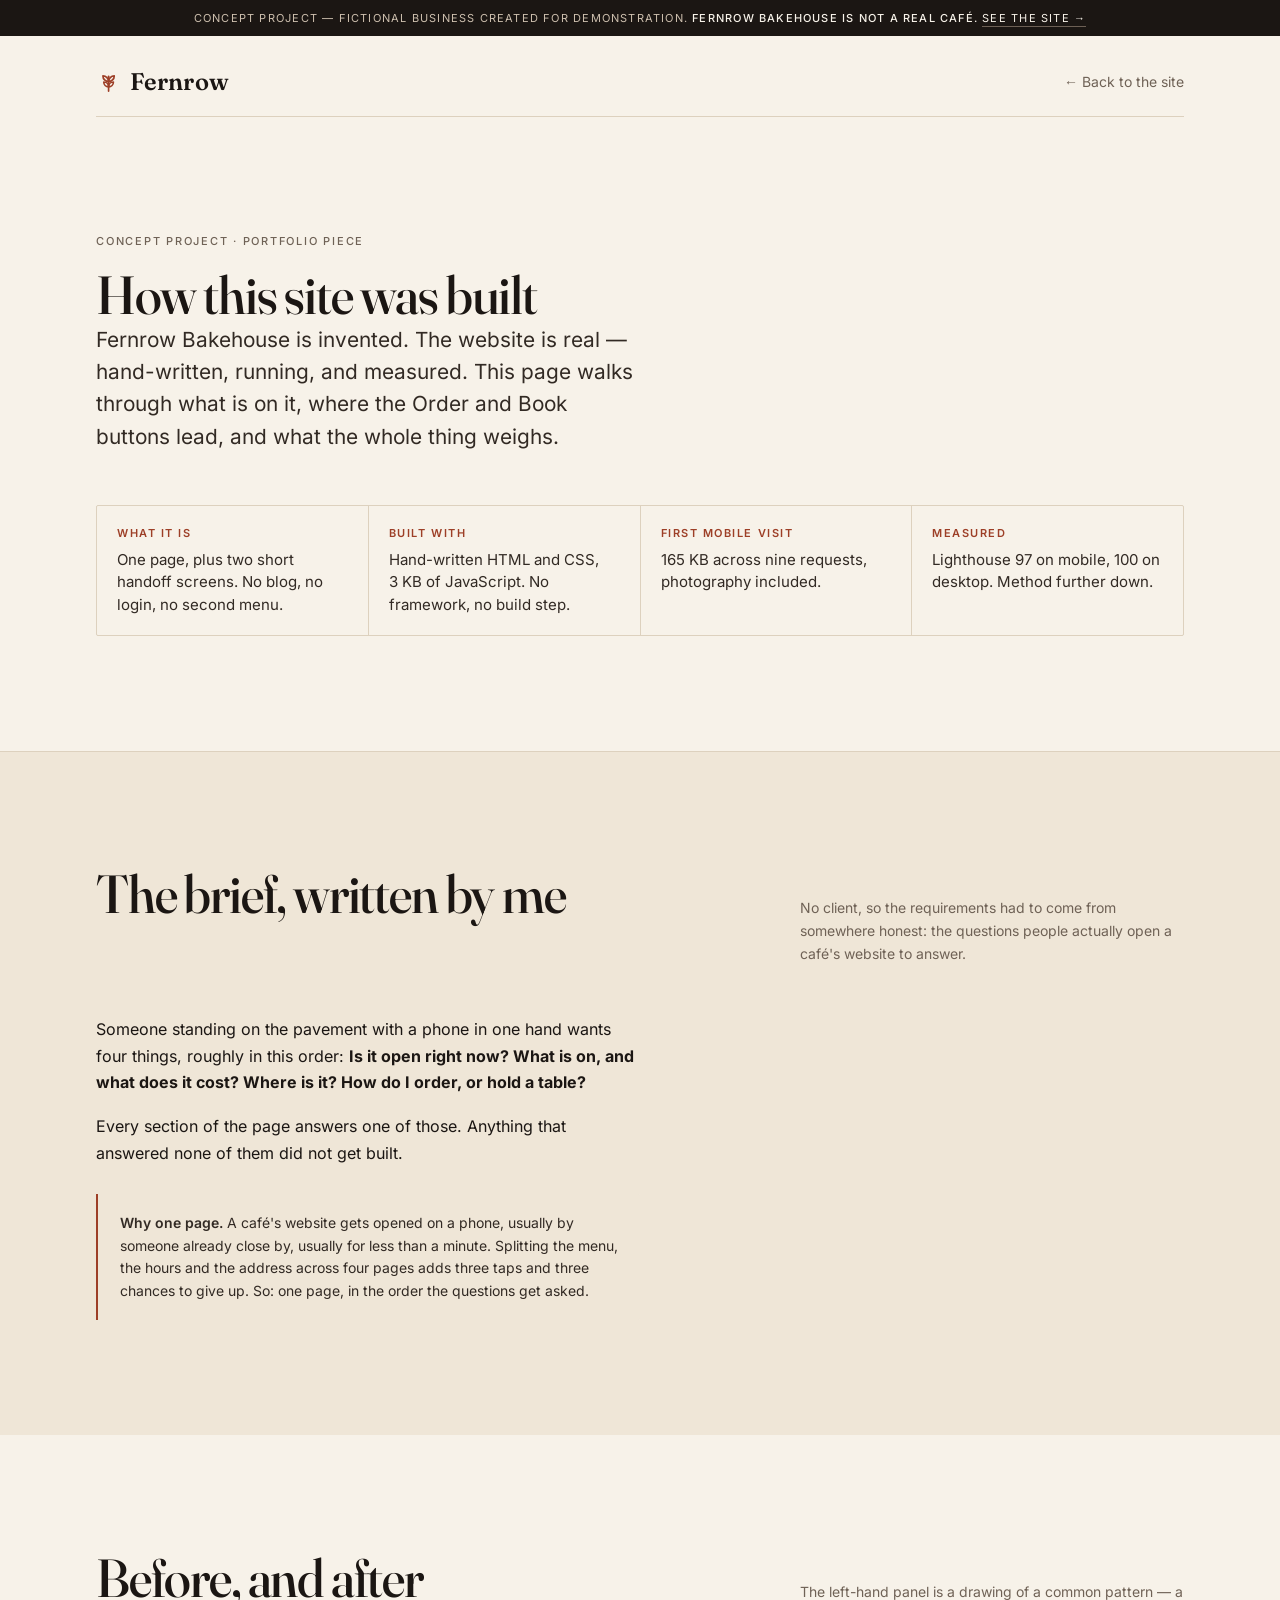
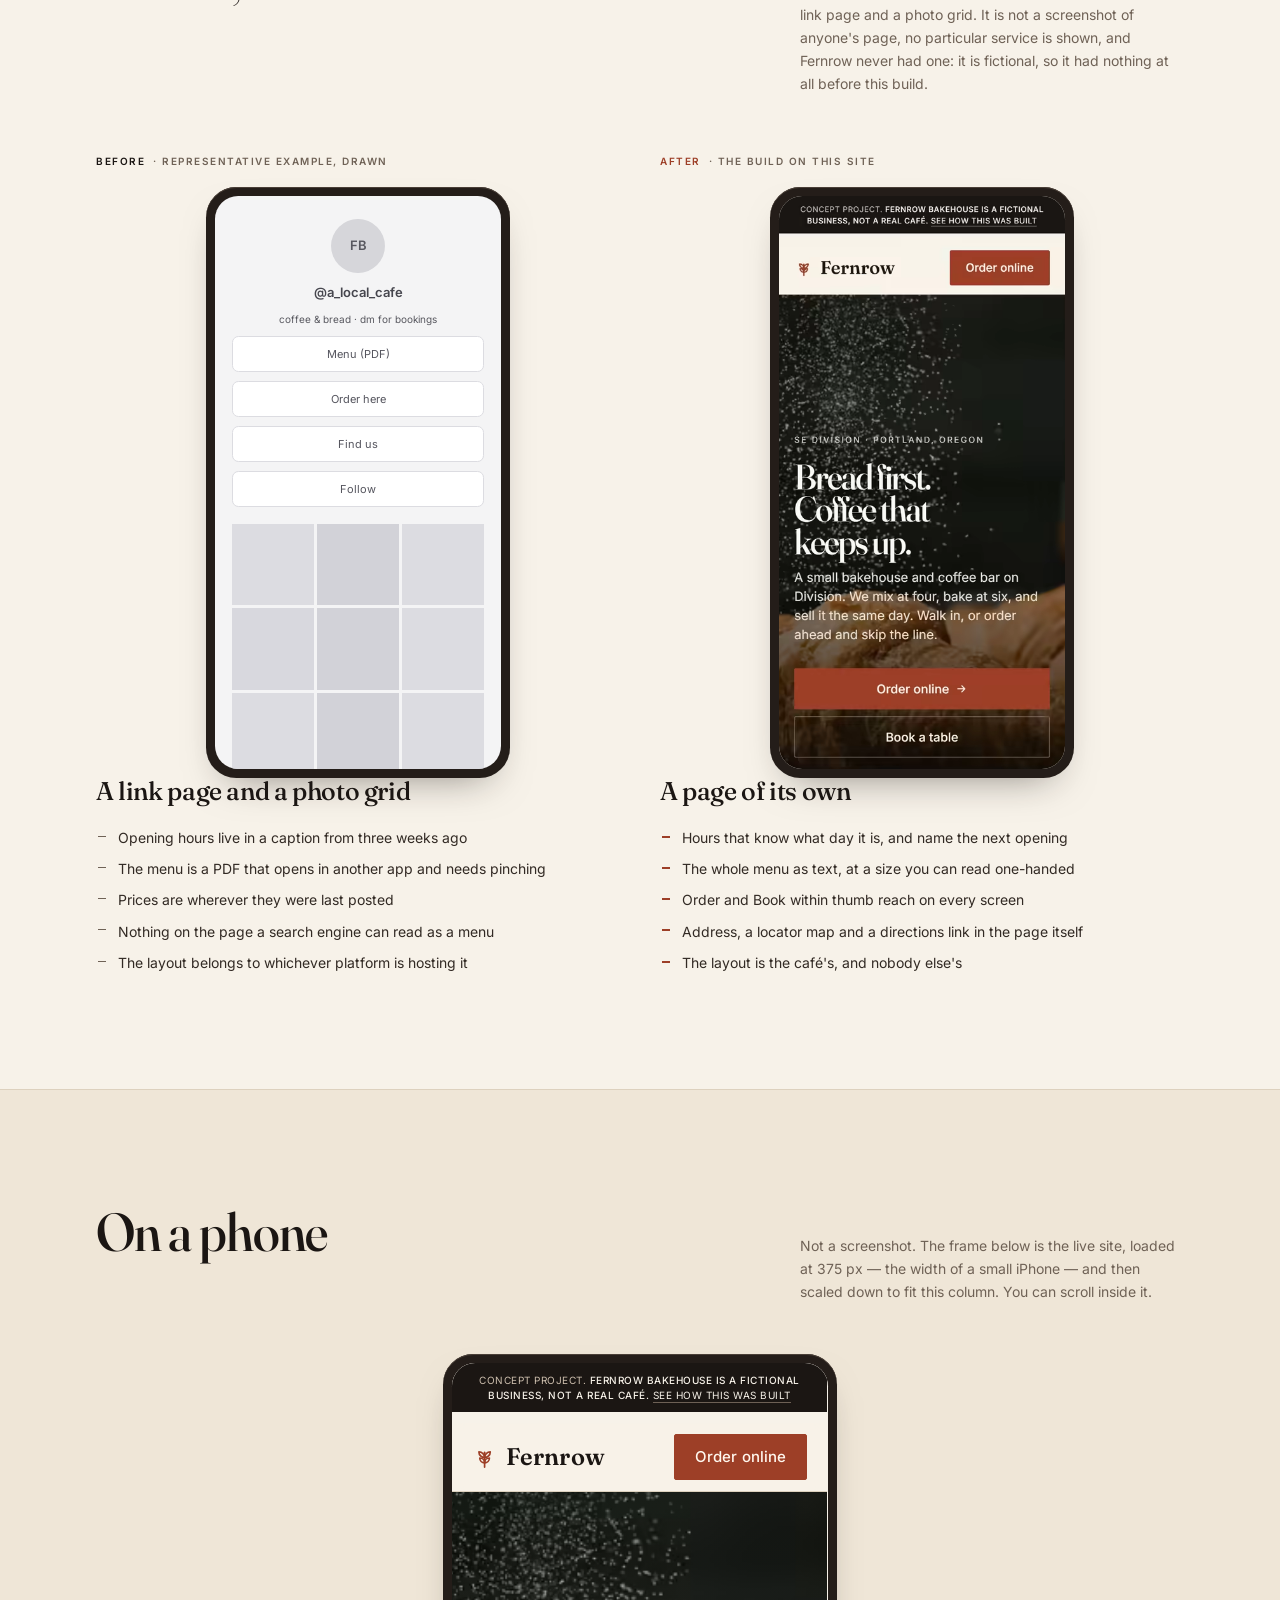
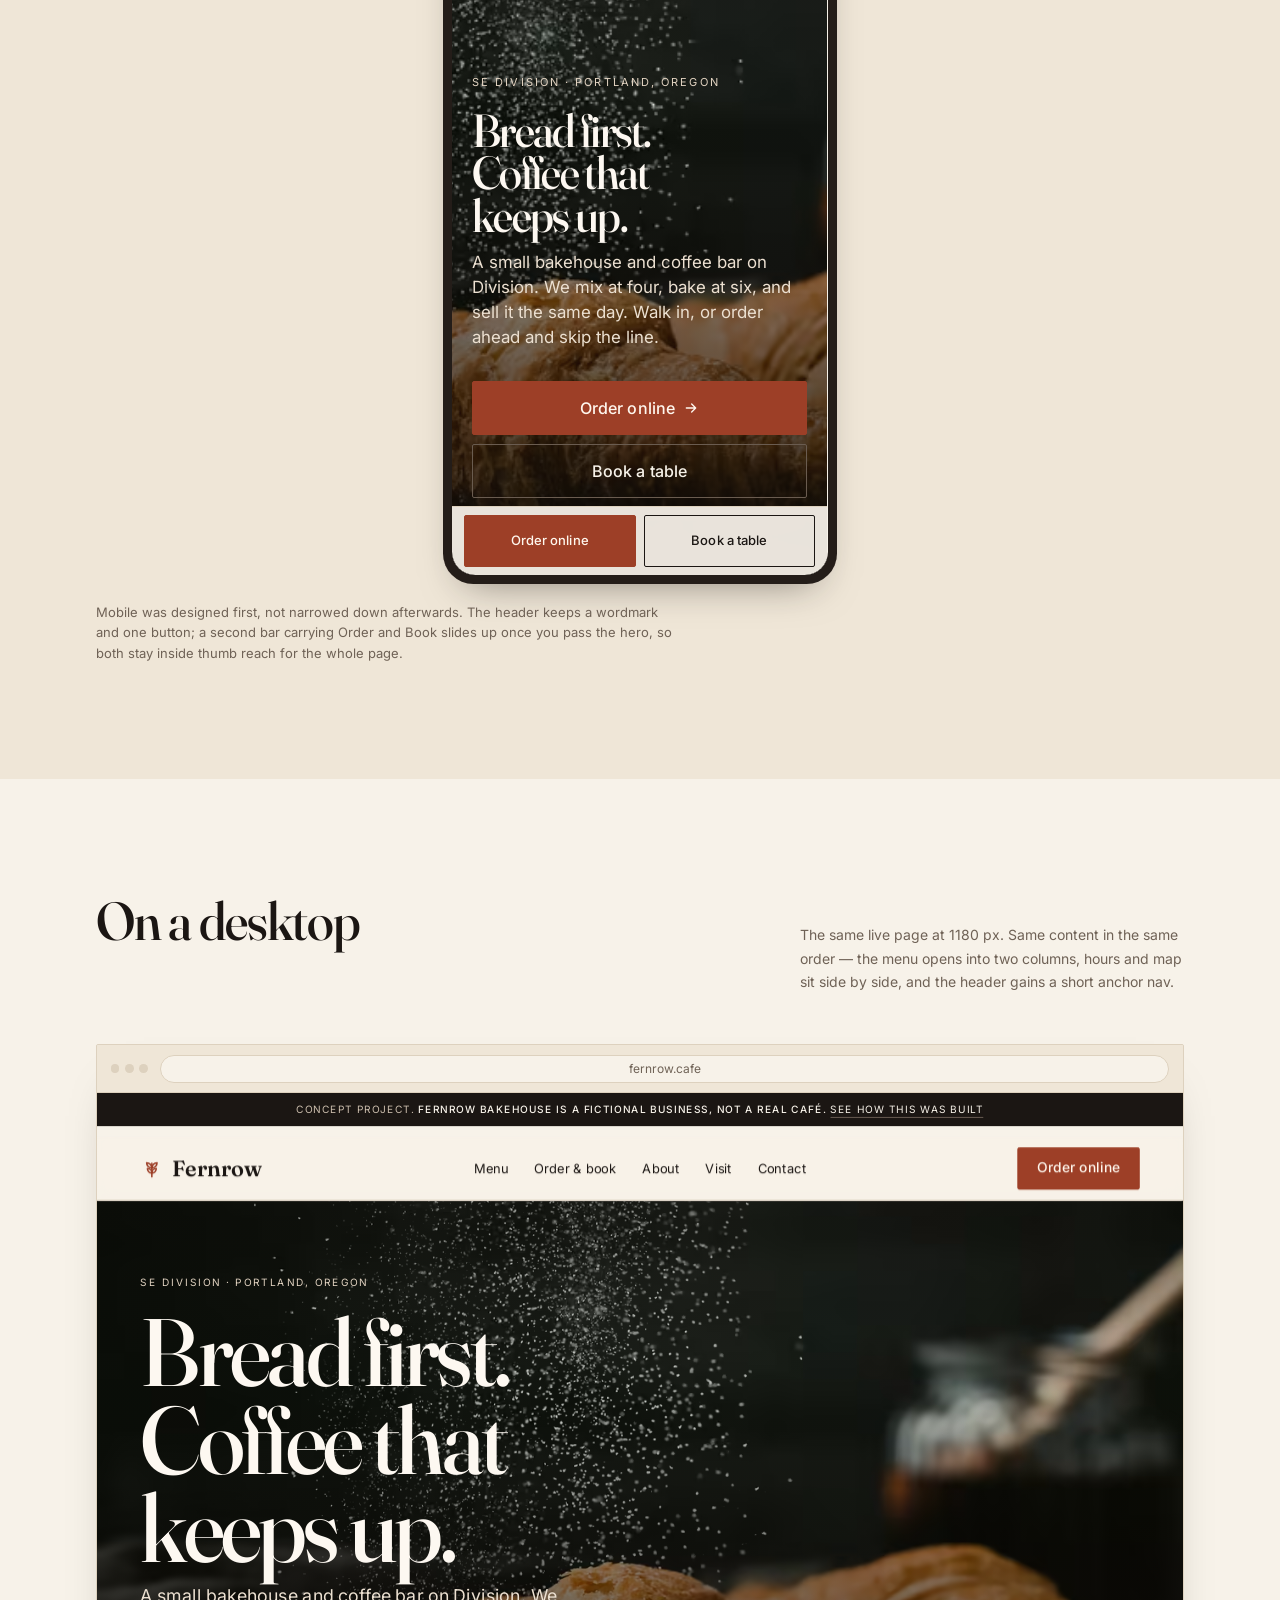
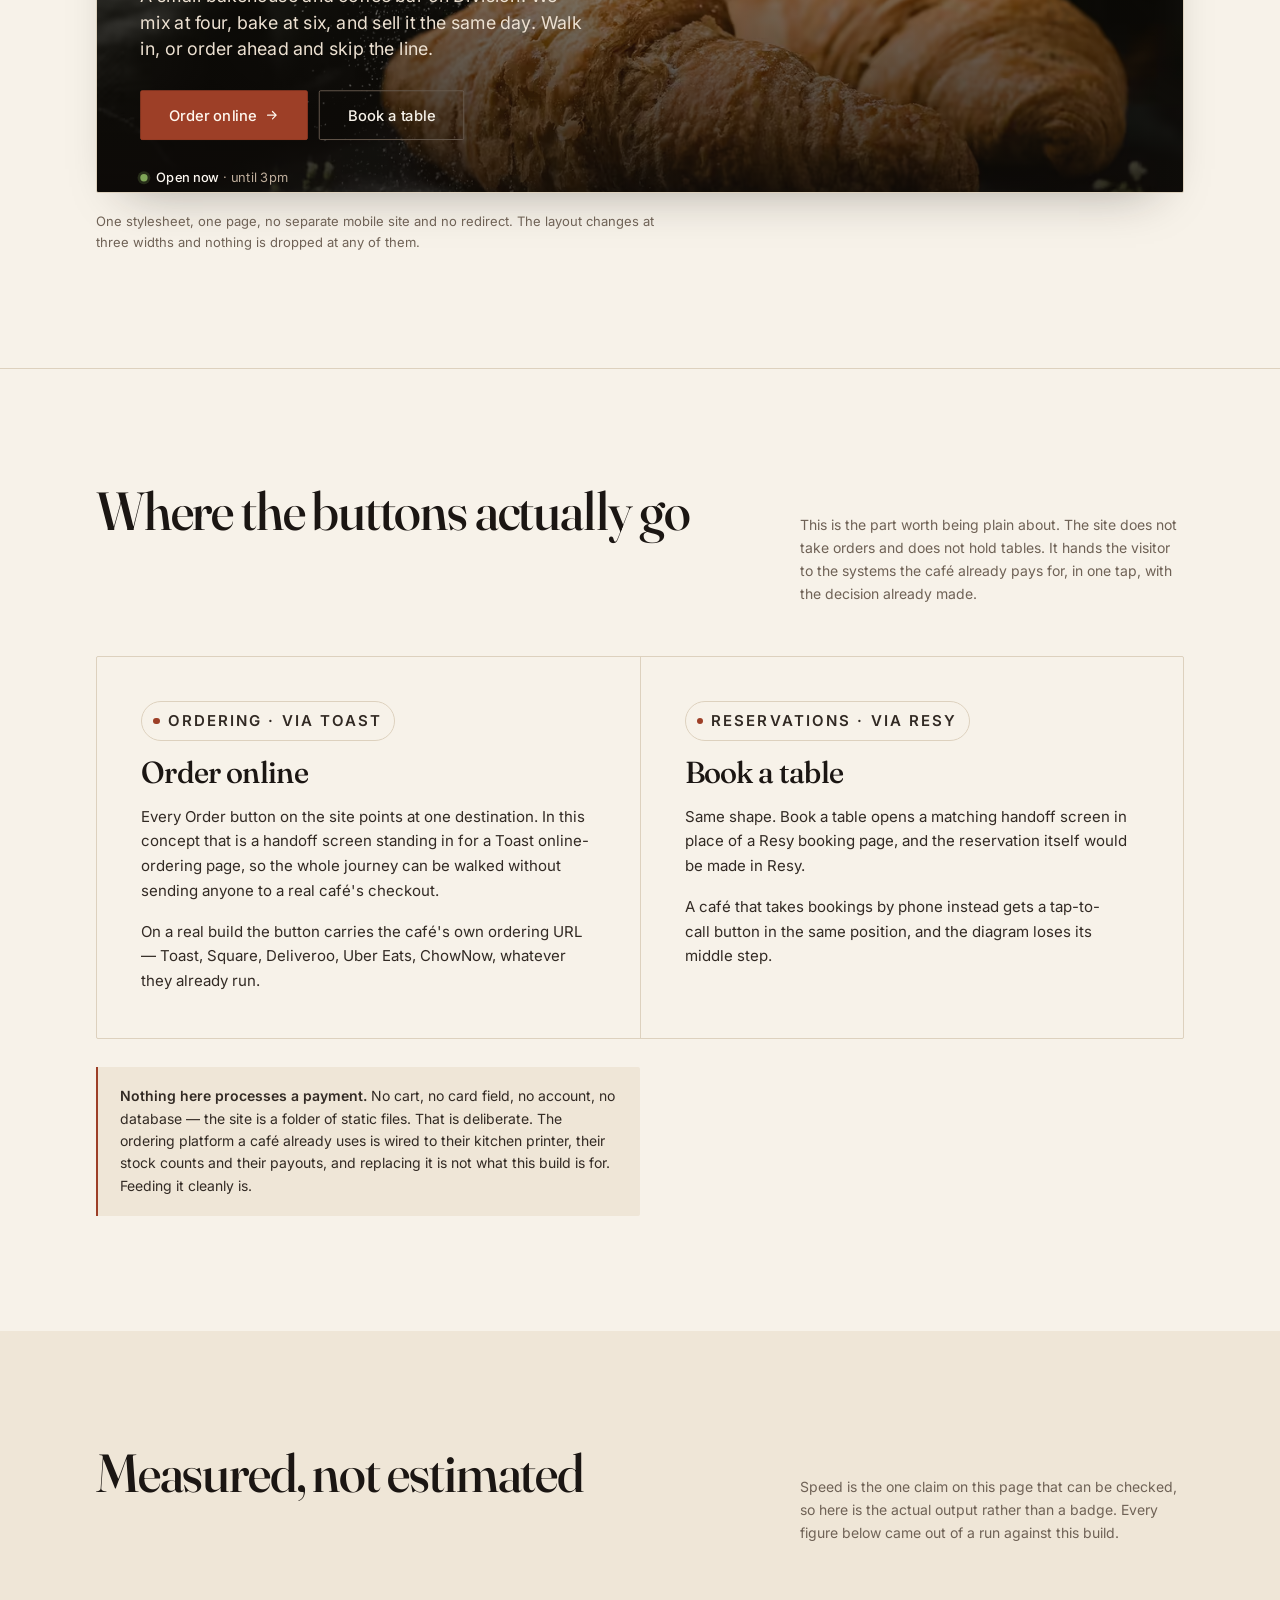
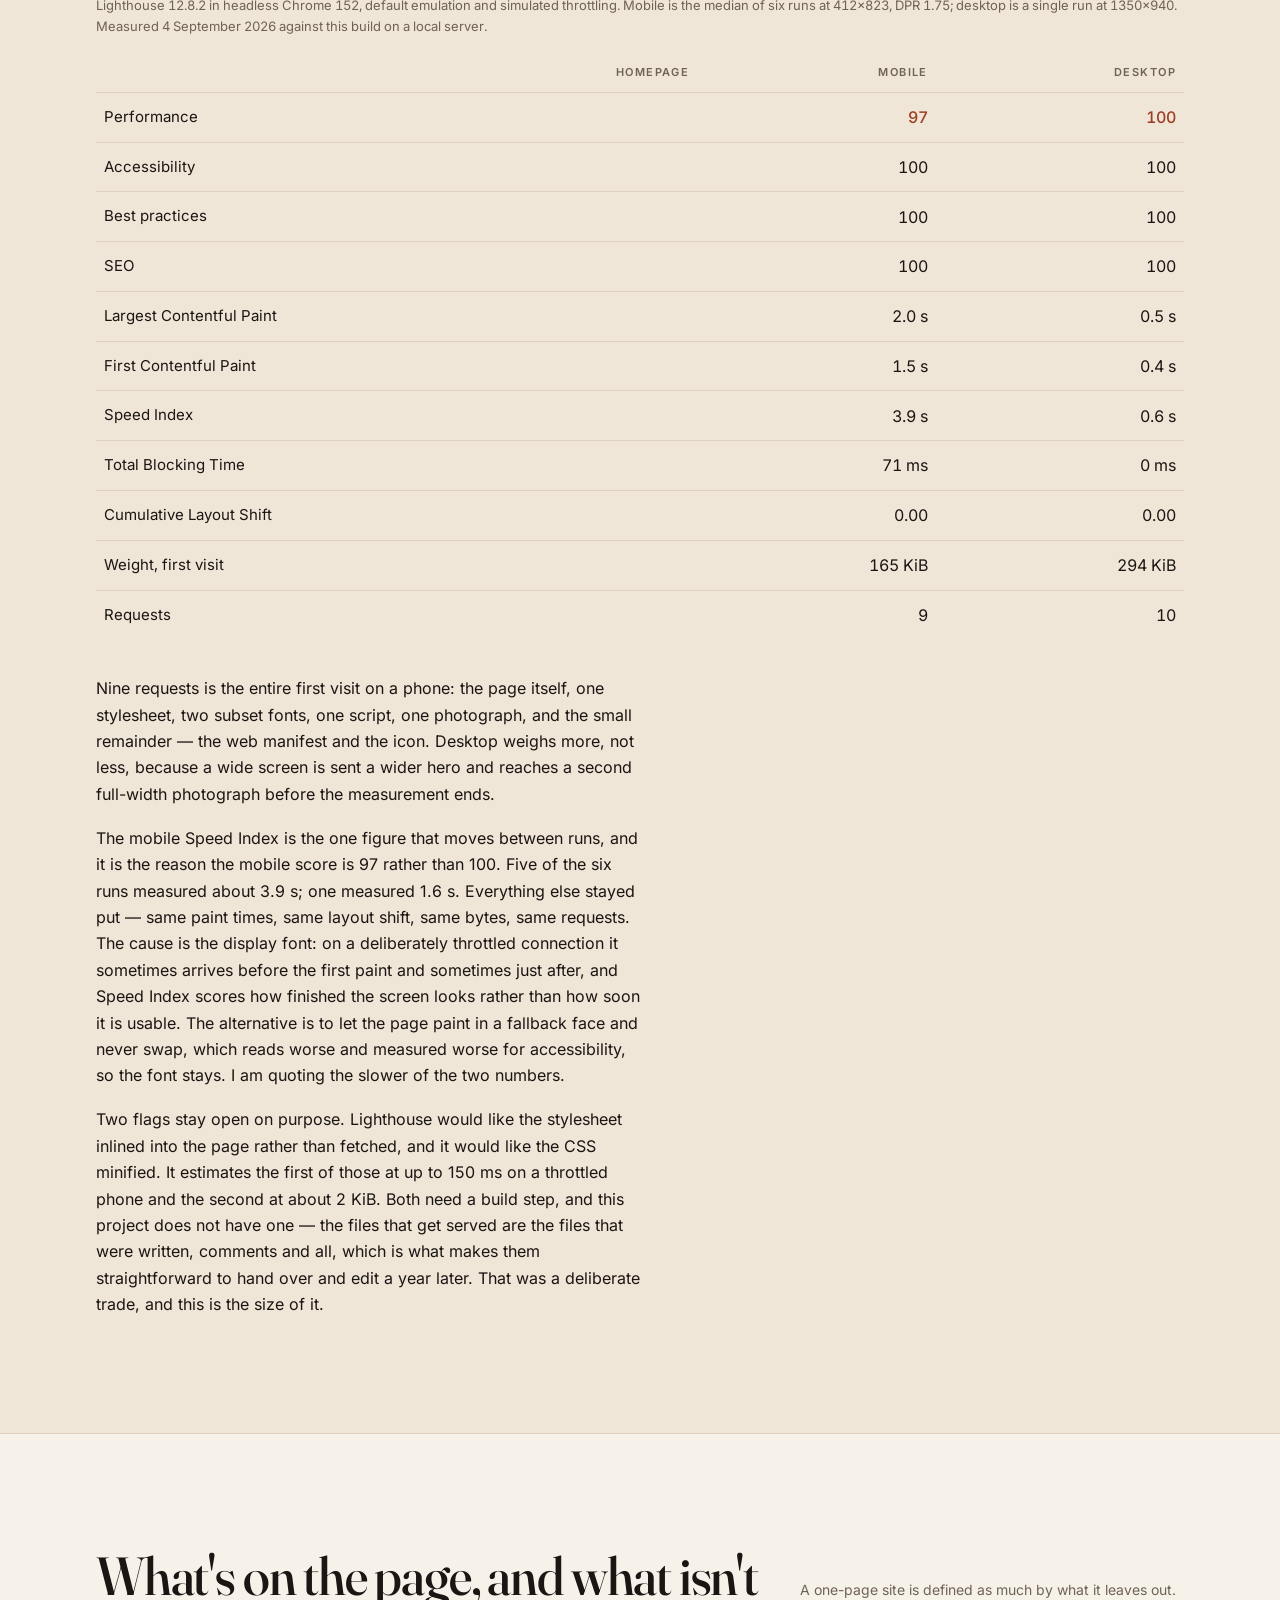
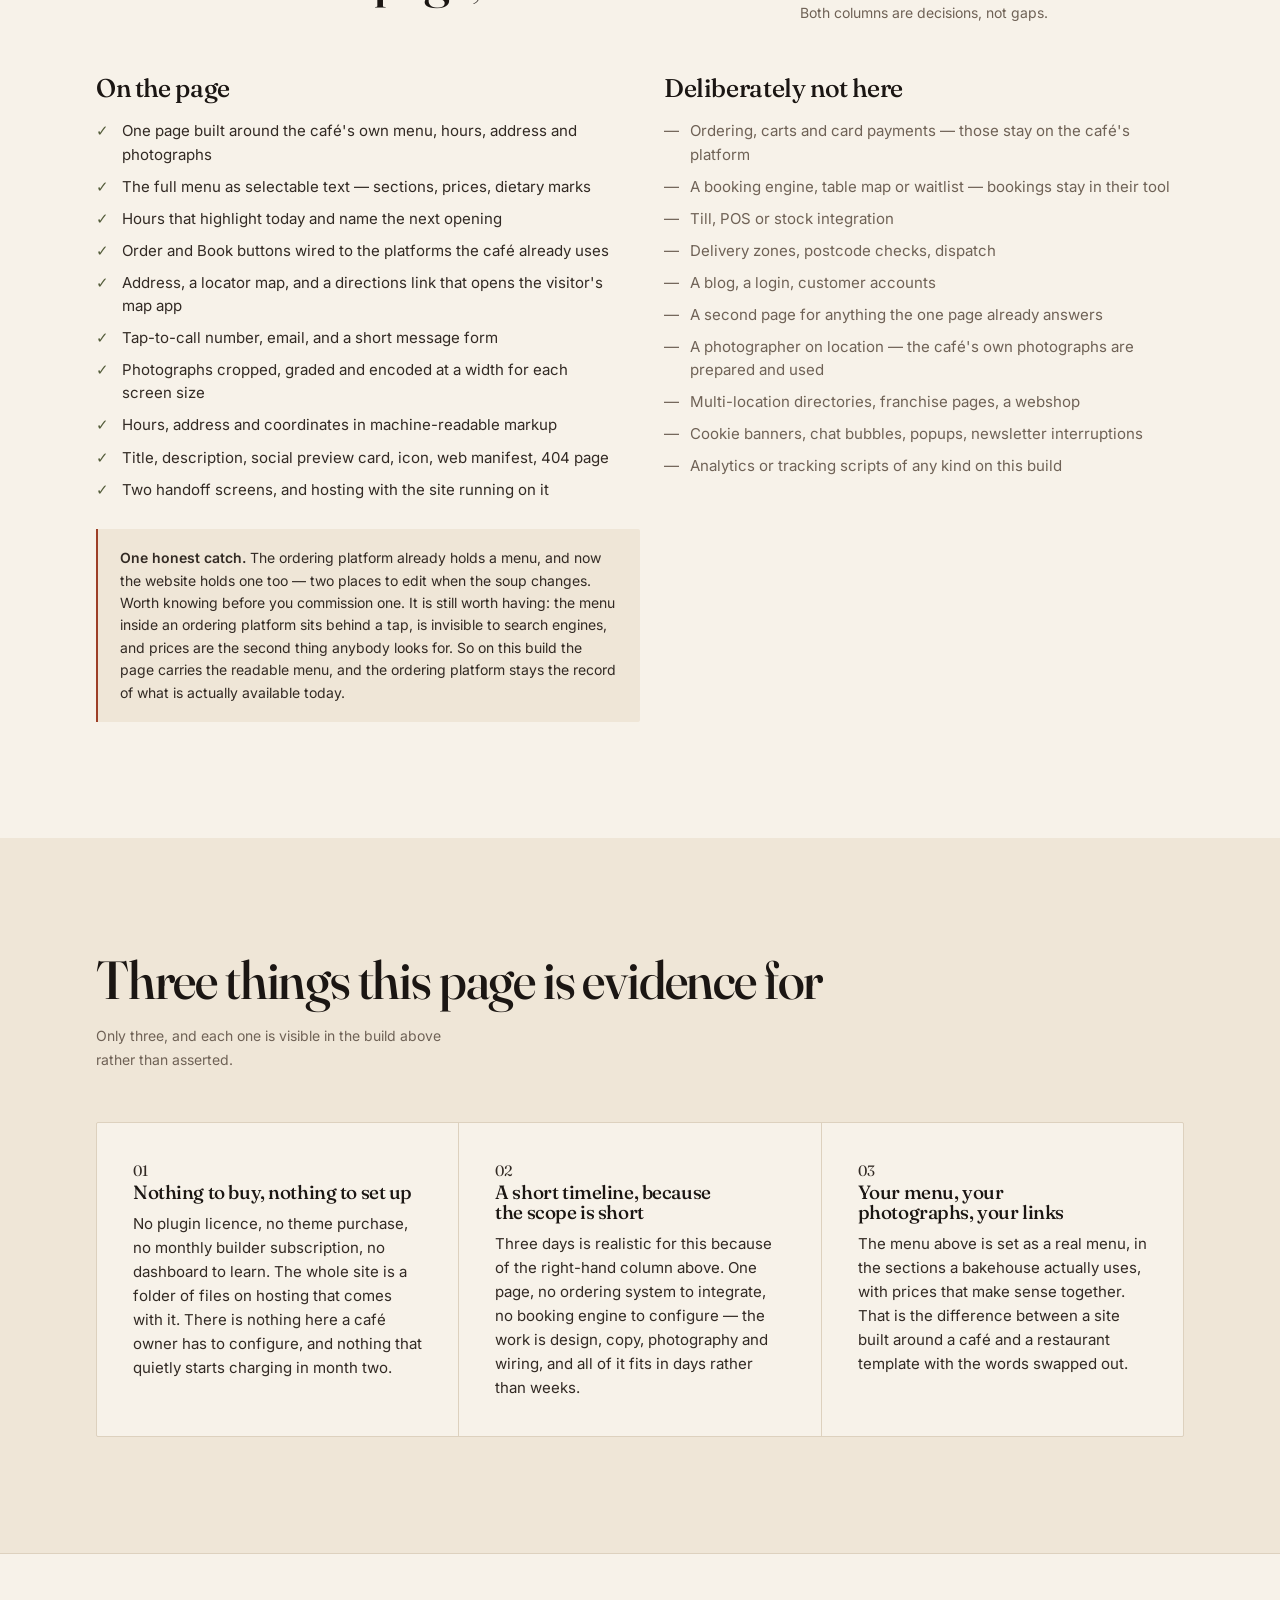
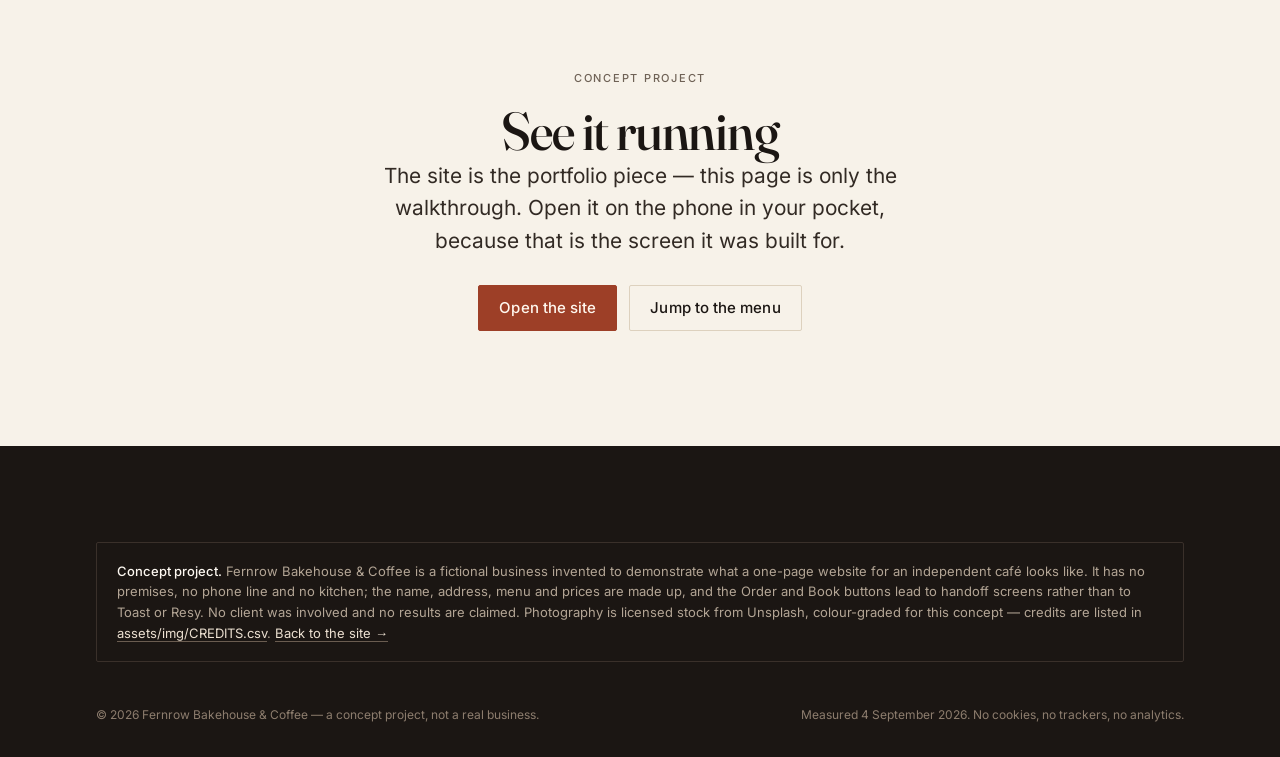
<file: case/index.html>
<!doctype html>
<html lang="en" class="no-js">
<head>
<meta charset="utf-8">
<meta name="viewport" content="width=device-width, initial-scale=1">
<title>How this site was built — Fernrow Bakehouse concept project</title>
<meta name="description" content="A walkthrough of the Fernrow Bakehouse concept build: what a one-page café website holds, where its ordering and booking buttons lead, and the measured performance result.">
<meta name="theme-color" content="#f7f2e9">
<meta name="robots" content="noindex, follow">
<link rel="icon" href="/favicon.svg" type="image/svg+xml">
<link rel="preload" href="/assets/fonts/fraunces-latin.woff2" as="font" type="font/woff2" crossorigin>
<link rel="preload" href="/assets/fonts/inter-latin.woff2" as="font" type="font/woff2" crossorigin>
<link rel="stylesheet" href="/assets/css/site.css">
<link rel="stylesheet" href="/assets/css/pages.css">
<script>document.documentElement.classList.remove('no-js');</script>
<script src="/assets/js/case.js" defer></script>
</head>
<body>

<a class="skip" href="#main">Skip to content</a>

<p class="ribbon">
  Concept project — fictional business created for demonstration.
  <b>Fernrow Bakehouse is not a real café.</b>
  <a href="/">See the site &rarr;</a>
</p>

<div class="shell">
  <div class="hand__top">
    <a class="wordmark" href="/">
      <svg viewBox="0 0 24 24" fill="none" stroke="currentColor" stroke-width="1.6"
        stroke-linecap="round" stroke-linejoin="round" aria-hidden="true" focusable="false">
        <path d="M12 21V7"/>
        <path d="M12 12c0-3 2.4-5.4 5.4-5.4C17.4 9.6 15 12 12 12Z"/>
        <path d="M12 17c0-2.6 2-4.6 4.6-4.6C16.6 15 14.6 17 12 17Z"/>
        <path d="M12 12C9 12 6.6 9.6 6.6 6.6 9.6 6.6 12 9 12 12Z"/>
        <path d="M12 17c-2.6 0-4.6-2-4.6-4.6C10 12.4 12 14.4 12 17Z"/>
      </svg>
      Fernrow
    </a>
    <a class="hand__back" href="/">&larr; Back to the site</a>
  </div>
</div>

<main id="main">

<section class="section">
  <div class="shell">
    <p class="eyebrow">Concept project &middot; portfolio piece</p>
    <h1 class="h-sec">How this site was built</h1>
    <p class="lede prose">
      Fernrow Bakehouse is invented. The website is real — hand-written, running,
      and measured. This page walks through what is on it, where the Order and
      Book buttons lead, and what the whole thing weighs.
    </p>

    <dl class="spec">
      <div>
        <dt>What it is</dt>
        <dd>One page, plus two short handoff screens. No blog, no login, no second menu.</dd>
      </div>
      <div>
        <dt>Built with</dt>
        <dd>Hand-written HTML and CSS, 3&nbsp;KB of JavaScript. No framework, no build step.</dd>
      </div>
      <div>
        <dt>First mobile visit</dt>
        <dd>165&nbsp;KB across nine requests, photography included.</dd>
      </div>
      <div>
        <dt>Measured</dt>
        <dd>Lighthouse 97 on mobile, 100 on desktop. Method further down.</dd>
      </div>
    </dl>
  </div>
</section>

<hr class="rule">

<section class="section section--paper2">
  <div class="shell">
    <div class="sec-head">
      <h2 class="h-sec">The brief, written by me</h2>
      <p class="sec-head__note">
        No client, so the requirements had to come from somewhere honest: the
        questions people actually open a café's website to answer.
      </p>
    </div>
    <div class="prose">
      <p>
        Someone standing on the pavement with a phone in one hand wants four things,
        roughly in this order: <b>Is it open right now? What is on, and what does it
        cost? Where is it? How do I order, or hold a table?</b>
      </p>
      <p>
        Every section of the page answers one of those. Anything that answered none of
        them did not get built.
      </p>
    </div>
    <p class="mech prose">
      <b>Why one page.</b> A café's website gets opened on a phone, usually by someone
      already close by, usually for less than a minute. Splitting the menu, the hours
      and the address across four pages adds three taps and three chances to give up.
      So: one page, in the order the questions get asked.
    </p>
  </div>
</section>

<section class="section">
  <div class="shell">
    <div class="sec-head">
      <h2 class="h-sec">Before, and after</h2>
      <p class="sec-head__note">
        The left-hand panel is a drawing of a common pattern — a link page and a
        photo grid. It is not a screenshot of anyone's page, no particular service
        is shown, and Fernrow never had one: it is fictional, so it had nothing at
        all before this build.
      </p>
    </div>

    <div class="ba">
      <div class="ba--before">
        <p class="ba__tag"><b>Before</b> &middot; representative example, drawn</p>
        <div class="phone">
          <div class="phone__scr">
            <div class="lp" aria-hidden="true">
              <span class="lp__av">FB</span>
              <span class="lp__h">@a_local_cafe</span>
              <span class="lp__b">coffee &amp; bread · dm for bookings</span>
              <span class="lp__btn">Menu (PDF)</span>
              <span class="lp__btn">Order here</span>
              <span class="lp__btn">Find us</span>
              <span class="lp__btn">Follow</span>
              <span class="lp__grid">
                <i></i><i></i><i></i><i></i><i></i><i></i><i></i><i></i><i></i>
              </span>
            </div>
          </div>
        </div>
        <h3 class="h-sub">A link page and a photo grid</h3>
        <ul class="notes">
          <li>Opening hours live in a caption from three weeks ago</li>
          <li>The menu is a PDF that opens in another app and needs pinching</li>
          <li>Prices are wherever they were last posted</li>
          <li>Nothing on the page a search engine can read as a menu</li>
          <li>The layout belongs to whichever platform is hosting it</li>
        </ul>
      </div>

      <div class="ba--after">
        <p class="ba__tag"><b>After</b> &middot; the build on this site</p>
        <div class="phone">
          <div class="phone__scr">
            <picture>
              <source type="image/avif" sizes="(min-width: 46rem) 18rem, 17rem"
                srcset="/assets/img/case-after-450.avif 450w, /assets/img/case-after-600.avif 600w,
                        /assets/img/case-after-750.avif 750w">
              <img src="/assets/img/case-after-600.webp" width="750" height="1500"
                sizes="(min-width: 46rem) 18rem, 17rem"
                srcset="/assets/img/case-after-450.webp 450w, /assets/img/case-after-600.webp 600w,
                        /assets/img/case-after-750.webp 750w"
                alt="The Fernrow homepage on a phone: disclosure ribbon, wordmark with an Order online button, then a full-bleed photograph of croissants behind the headline Bread first. Coffee that keeps up., with Order online and Book a table buttons beneath."
                loading="lazy" decoding="async">
            </picture>
          </div>
        </div>
        <h3 class="h-sub">A page of its own</h3>
        <ul class="notes">
          <li>Hours that know what day it is, and name the next opening</li>
          <li>The whole menu as text, at a size you can read one-handed</li>
          <li>Order and Book within thumb reach on every screen</li>
          <li>Address, a locator map and a directions link in the page itself</li>
          <li>The layout is the café's, and nobody else's</li>
        </ul>
      </div>
    </div>
  </div>
</section>

<hr class="rule">

<section class="section section--paper2">
  <div class="shell">
    <div class="sec-head">
      <h2 class="h-sec">On a phone</h2>
      <p class="sec-head__note">
        Not a screenshot. The frame below is the live site, loaded at 375&nbsp;px —
        the width of a small iPhone — and then scaled down to fit this column. You
        can scroll inside it.
      </p>
    </div>

    <div class="phone phone--live">
      <div class="fit" data-w="375" data-h="812">
        <iframe class="fit__in" src="/" width="375" height="812" loading="lazy"
          title="The Fernrow Bakehouse homepage, live, at a 375-pixel phone width"></iframe>
      </div>
    </div>

    <p class="capt">
      Mobile was designed first, not narrowed down afterwards. The header keeps a
      wordmark and one button; a second bar carrying Order and Book slides up once
      you pass the hero, so both stay inside thumb reach for the whole page.
    </p>
  </div>
</section>

<section class="section">
  <div class="shell">
    <div class="sec-head">
      <h2 class="h-sec">On a desktop</h2>
      <p class="sec-head__note">
        The same live page at 1180&nbsp;px. Same content in the same order — the menu
        opens into two columns, hours and map sit side by side, and the header gains
        a short anchor nav.
      </p>
    </div>

    <div class="win">
      <div class="win__bar">
        <span class="win__dots" aria-hidden="true"><i></i><i></i><i></i></span>
        <span class="win__url">fernrow.cafe</span>
      </div>
      <div class="fit" data-w="1180" data-h="760">
        <iframe class="fit__in" src="/" width="1180" height="760" loading="lazy"
          title="The Fernrow Bakehouse homepage, live, at a 1180-pixel desktop width"></iframe>
      </div>
    </div>

    <p class="capt">
      One stylesheet, one page, no separate mobile site and no redirect. The layout
      changes at three widths and nothing is dropped at any of them.
    </p>
  </div>
</section>

<hr class="rule">

<section class="section">
  <div class="shell">
    <div class="sec-head">
      <h2 class="h-sec">Where the buttons actually go</h2>
      <p class="sec-head__note">
        This is the part worth being plain about. The site does not take orders and
        does not hold tables. It hands the visitor to the systems the café already
        pays for, in one tap, with the decision already made.
      </p>
    </div>

    <div class="panels">
      <div class="panel">
        <p class="panel__via"><i aria-hidden="true"></i>Ordering &middot; via Toast</p>
        <h3>Order online</h3>
        <p>
          Every Order button on the site points at one destination. In this concept
          that is <a href="/order/">a handoff screen</a> standing in for a Toast
          online-ordering page, so the whole journey can be walked without sending
          anyone to a real café's checkout.
        </p>
        <p class="panel__fine">
          On a real build the button carries the café's own ordering URL — Toast,
          Square, Deliveroo, Uber Eats, ChowNow, whatever they already run.
        </p>
      </div>
      <div class="panel">
        <p class="panel__via"><i aria-hidden="true"></i>Reservations &middot; via Resy</p>
        <h3>Book a table</h3>
        <p>
          Same shape. Book a table opens
          <a href="/reserve/">a matching handoff screen</a> in place of a Resy
          booking page, and the reservation itself would be made in Resy.
        </p>
        <p class="panel__fine">
          A café that takes bookings by phone instead gets a tap-to-call button in
          the same position, and the diagram loses its middle step.
        </p>
      </div>
    </div>

    <p class="mech prose">
      <b>Nothing here processes a payment.</b> No cart, no card field, no account,
      no database — the site is a folder of static files. That is deliberate. The
      ordering platform a café already uses is wired to their kitchen printer, their
      stock counts and their payouts, and replacing it is not what this build is
      for. Feeding it cleanly is.
    </p>
  </div>
</section>

<section class="section section--paper2">
  <div class="shell">
    <div class="sec-head">
      <h2 class="h-sec">Measured, not estimated</h2>
      <p class="sec-head__note">
        Speed is the one claim on this page that can be checked, so here is the
        actual output rather than a badge. Every figure below came out of a run
        against this build.
      </p>
    </div>

    <table class="mx">
      <caption>
        Lighthouse 12.8.2 in headless Chrome 152, default emulation and simulated
        throttling. Mobile is the median of six runs at 412&times;823, DPR 1.75;
        desktop is a single run at 1350&times;940. Measured 4 September 2026
        against this build on a local server.
      </caption>
      <thead>
        <tr>
          <th scope="col">Homepage</th>
          <th scope="col">Mobile</th>
          <th scope="col">Desktop</th>
        </tr>
      </thead>
      <tbody>
        <tr class="mx__hi">
          <th scope="row">Performance</th>
          <td>97</td>
          <td>100</td>
        </tr>
        <tr><th scope="row">Accessibility</th><td>100</td><td>100</td></tr>
        <tr><th scope="row">Best practices</th><td>100</td><td>100</td></tr>
        <tr><th scope="row">SEO</th><td>100</td><td>100</td></tr>
        <tr><th scope="row">Largest Contentful Paint</th><td>2.0 s</td><td>0.5 s</td></tr>
        <tr><th scope="row">First Contentful Paint</th><td>1.5 s</td><td>0.4 s</td></tr>
        <tr><th scope="row">Speed Index</th><td>3.9 s</td><td>0.6 s</td></tr>
        <tr><th scope="row">Total Blocking Time</th><td>71 ms</td><td>0 ms</td></tr>
        <tr><th scope="row">Cumulative Layout Shift</th><td>0.00</td><td>0.00</td></tr>
        <tr><th scope="row">Weight, first visit</th><td>165 KiB</td><td>294 KiB</td></tr>
        <tr><th scope="row">Requests</th><td>9</td><td>10</td></tr>
      </tbody>
    </table>

    <div class="prose">
      <p>
        Nine requests is the entire first visit on a phone: the page itself, one
        stylesheet, two subset fonts, one script, one photograph, and the small
        remainder — the web manifest and the icon. Desktop weighs more, not less,
        because a wide screen is sent a wider hero and reaches a second full-width
        photograph before the measurement ends.
      </p>
      <p>
        The mobile Speed Index is the one figure that moves between runs, and it is
        the reason the mobile score is 97 rather than 100. Five of the six runs
        measured about 3.9&nbsp;s; one measured 1.6&nbsp;s. Everything else stayed
        put — same paint times, same layout shift, same bytes, same requests. The
        cause is the display font: on a deliberately throttled connection it
        sometimes arrives before the first paint and sometimes just after, and
        Speed&nbsp;Index scores how finished the screen looks rather than how soon
        it is usable. The alternative is to let the page paint in a fallback face
        and never swap, which reads worse and measured worse for accessibility, so
        the font stays. I am quoting the slower of the two numbers.
      </p>
      <p>
        Two flags stay open on purpose. Lighthouse would like the stylesheet inlined
        into the page rather than fetched, and it would like the CSS minified. It
        estimates the first of those at up to 150&nbsp;ms on a throttled phone and
        the second at about 2&nbsp;KiB. Both need a build step, and this project
        does not have one — the files that get served are the files that were
        written, comments and all, which is what makes them straightforward to hand
        over and edit a year later. That was a deliberate trade, and this is the
        size of it.
      </p>
    </div>
  </div>
</section>

<hr class="rule">

<section class="section">
  <div class="shell">
    <div class="sec-head">
      <h2 class="h-sec">What's on the page, and what isn't</h2>
      <p class="sec-head__note">
        A one-page site is defined as much by what it leaves out. Both columns are
        decisions, not gaps.
      </p>
    </div>

    <div class="scope">
      <div class="scope--in">
        <h3 class="h-sub">On the page</h3>
        <ul>
          <li>One page built around the café's own menu, hours, address and photographs</li>
          <li>The full menu as selectable text — sections, prices, dietary marks</li>
          <li>Hours that highlight today and name the next opening</li>
          <li>Order and Book buttons wired to the platforms the café already uses</li>
          <li>Address, a locator map, and a directions link that opens the visitor's map app</li>
          <li>Tap-to-call number, email, and a short message form</li>
          <li>Photographs cropped, graded and encoded at a width for each screen size</li>
          <li>Hours, address and coordinates in machine-readable markup</li>
          <li>Title, description, social preview card, icon, web manifest, 404 page</li>
          <li>Two handoff screens, and hosting with the site running on it</li>
        </ul>
      </div>
      <div class="scope--out">
        <h3 class="h-sub">Deliberately not here</h3>
        <ul>
          <li>Ordering, carts and card payments — those stay on the café's platform</li>
          <li>A booking engine, table map or waitlist — bookings stay in their tool</li>
          <li>Till, POS or stock integration</li>
          <li>Delivery zones, postcode checks, dispatch</li>
          <li>A blog, a login, customer accounts</li>
          <li>A second page for anything the one page already answers</li>
          <li>A photographer on location — the café's own photographs are prepared and used</li>
          <li>Multi-location directories, franchise pages, a webshop</li>
          <li>Cookie banners, chat bubbles, popups, newsletter interruptions</li>
          <li>Analytics or tracking scripts of any kind on this build</li>
        </ul>
      </div>
    </div>

    <p class="mech prose">
      <b>One honest catch.</b> The ordering platform already holds a menu, and now
      the website holds one too — two places to edit when the soup changes. Worth
      knowing before you commission one. It is still worth having: the menu inside
      an ordering platform sits behind a tap, is invisible to search engines, and
      prices are the second thing anybody looks for. So on this build the page carries
      the readable menu, and the ordering platform stays the record of what is
      actually available today.
    </p>
  </div>
</section>

<section class="section section--paper2">
  <div class="shell">
    <div class="sec-head">
      <h2 class="h-sec">Three things this page is evidence for</h2>
      <p class="sec-head__note">
        Only three, and each one is visible in the build above rather than asserted.
      </p>
    </div>

    <div class="proof">
      <div>
        <p class="proof__n" aria-hidden="true">01</p>
        <h3>Nothing to buy, nothing to set up</h3>
        <p>
          No plugin licence, no theme purchase, no monthly builder subscription, no
          dashboard to learn. The whole site is a folder of files on hosting that
          comes with it. There is nothing here a café owner has to configure, and
          nothing that quietly starts charging in month two.
        </p>
      </div>
      <div>
        <p class="proof__n" aria-hidden="true">02</p>
        <h3>A short timeline, because the scope is short</h3>
        <p>
          Three days is realistic for this because of the right-hand column above.
          One page, no ordering system to integrate, no booking engine to configure
          — the work is design, copy, photography and wiring, and all of it fits in
          days rather than weeks.
        </p>
      </div>
      <div>
        <p class="proof__n" aria-hidden="true">03</p>
        <h3>Your menu, your photographs, your links</h3>
        <p>
          The menu above is set as a real menu, in the sections a bakehouse actually
          uses, with prices that make sense together. That is the difference between
          a site built around a café and a restaurant template with the words
          swapped out.
        </p>
      </div>
    </div>
  </div>
</section>

<hr class="rule">

<section class="section cs-end">
  <div class="shell">
    <p class="eyebrow">Concept project</p>
    <h2 class="h-sec">See it running</h2>
    <p class="lede prose">
      The site is the portfolio piece — this page is only the walkthrough. Open it
      on the phone in your pocket, because that is the screen it was built for.
    </p>
    <div class="btn-row">
      <a class="btn btn--primary" href="/">Open the site</a>
      <a class="btn btn--ghost" href="/#menu">Jump to the menu</a>
    </div>
  </div>
</section>

</main>

<footer class="foot">
  <div class="shell">
    <p class="disclose">
      <b>Concept project.</b> Fernrow Bakehouse &amp; Coffee is a fictional business
      invented to demonstrate what a one-page website for an independent café looks
      like. It has no premises, no phone line and no kitchen; the name, address,
      menu and prices are made up, and the Order and Book buttons lead to handoff
      screens rather than to Toast or Resy. No client was involved and no results are
      claimed. Photography is licensed stock from Unsplash, colour-graded for this
      concept &mdash; credits are listed in
      <a href="/assets/img/CREDITS.csv">assets/img/CREDITS.csv</a>.
      <a href="/">Back to the site &rarr;</a>
    </p>

    <div class="foot__end">
      <span>&copy; 2026 Fernrow Bakehouse &amp; Coffee &mdash; a concept project, not a real business.</span>
      <span>Measured 4 September 2026. No cookies, no trackers, no analytics.</span>
    </div>
  </div>
</footer>

</body>
</html>
</file>
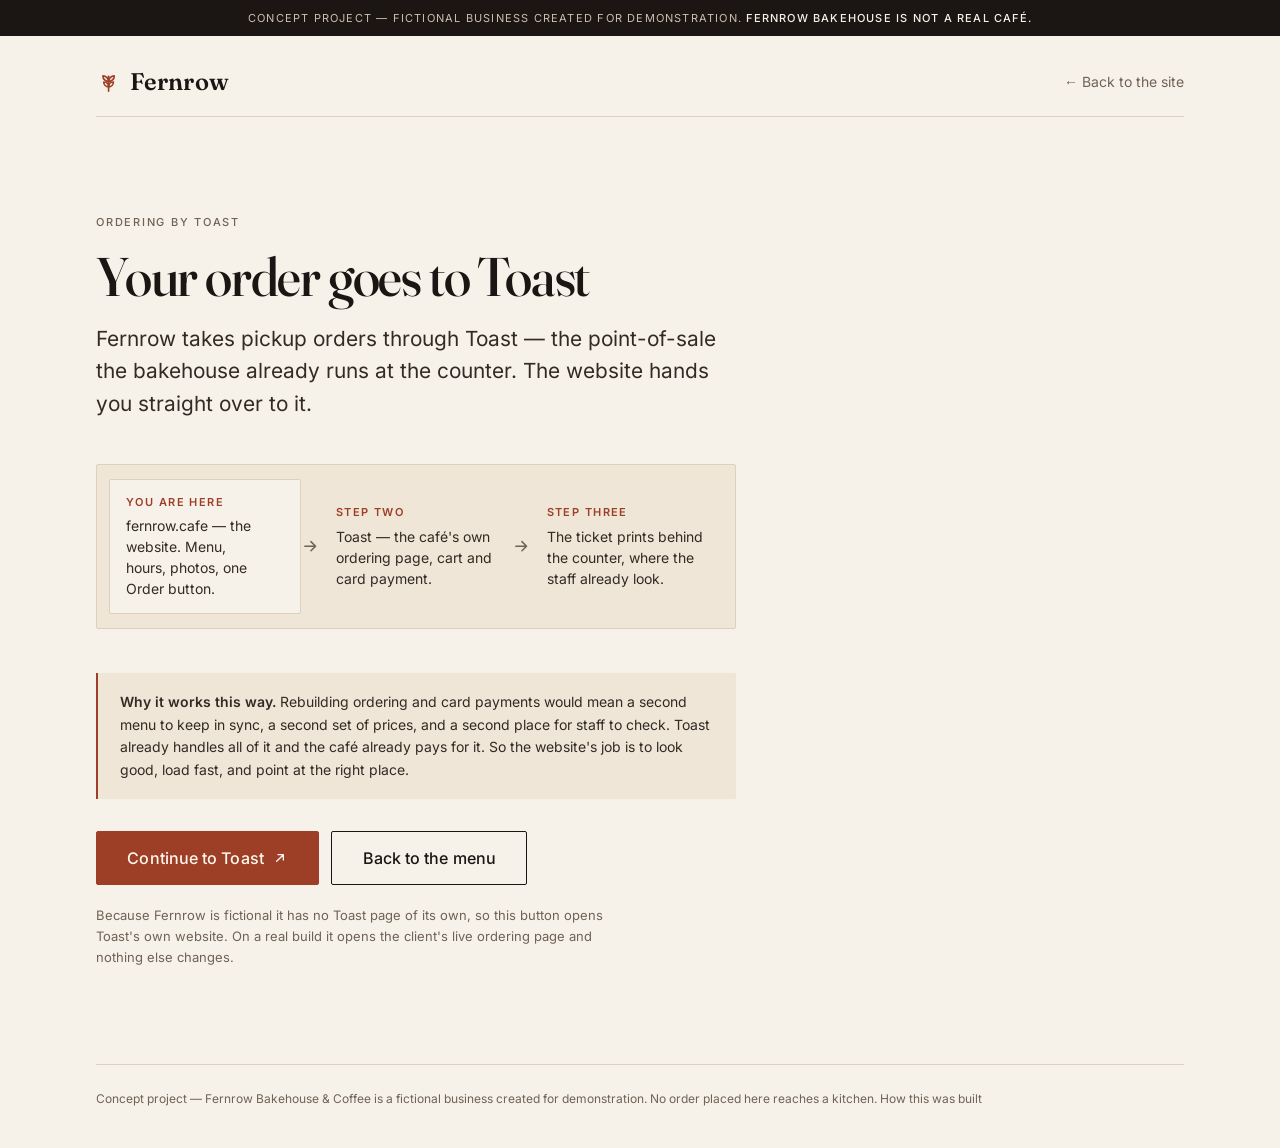
<file: order/index.html>
<!doctype html>
<html lang="en">
<head>
<meta charset="utf-8">
<meta name="viewport" content="width=device-width, initial-scale=1">
<title>Order for pickup — Fernrow Bakehouse &amp; Coffee</title>
<meta name="description" content="Fernrow takes pickup orders through Toast. This page explains the handoff — the website sends you into the ordering system the bakehouse already runs.">
<meta name="theme-color" content="#f7f2e9">
<meta name="robots" content="noindex, follow">
<link rel="icon" href="/favicon.svg" type="image/svg+xml">
<link rel="preload" href="/assets/fonts/fraunces-latin.woff2" as="font" type="font/woff2" crossorigin>
<link rel="preload" href="/assets/fonts/inter-latin.woff2" as="font" type="font/woff2" crossorigin>
<link rel="stylesheet" href="/assets/css/site.css">
<link rel="stylesheet" href="/assets/css/pages.css">
</head>
<body>

<p class="ribbon">
  Concept project — fictional business created for demonstration.
  <b>Fernrow Bakehouse is not a real café.</b>
</p>

<div class="hand shell">
  <div class="hand__top">
    <a class="wordmark" href="/">
      <svg viewBox="0 0 24 24" fill="none" stroke="currentColor" stroke-width="1.6"
        stroke-linecap="round" stroke-linejoin="round" aria-hidden="true" focusable="false">
        <path d="M12 21V7"/>
        <path d="M12 12c0-3 2.4-5.4 5.4-5.4C17.4 9.6 15 12 12 12Z"/>
        <path d="M12 17c0-2.6 2-4.6 4.6-4.6C16.6 15 14.6 17 12 17Z"/>
        <path d="M12 12C9 12 6.6 9.6 6.6 6.6 9.6 6.6 12 9 12 12Z"/>
        <path d="M12 17c-2.6 0-4.6-2-4.6-4.6C10 12.4 12 14.4 12 17Z"/>
      </svg>
      Fernrow
    </a>
    <a class="hand__back" href="/">&larr; Back to the site</a>
  </div>

  <main class="hand__body">
    <div class="hand__in">
      <p class="eyebrow">Ordering by Toast</p>
      <h1>Your order goes to Toast</h1>
      <p class="lede">
        Fernrow takes pickup orders through Toast — the point-of-sale the bakehouse
        already runs at the counter. The website hands you straight over to it.
      </p>
      <div class="flow">
        <div class="flow__step flow__step--now">
          <p class="flow__lbl">You are here</p>
          <p>fernrow.cafe — the website. Menu, hours, photos, one Order button.</p>
        </div>
        <span class="flow__arrow" aria-hidden="true">
          <svg viewBox="0 0 24 24" fill="none" stroke="currentColor" stroke-width="2"
            stroke-linecap="round" stroke-linejoin="round"><path d="M5 12h13M13 6l6 6-6 6"/></svg>
        </span>
        <div class="flow__step">
          <p class="flow__lbl">Step two</p>
          <p>Toast — the café's own ordering page, cart and card payment.</p>
        </div>
        <span class="flow__arrow" aria-hidden="true">
          <svg viewBox="0 0 24 24" fill="none" stroke="currentColor" stroke-width="2"
            stroke-linecap="round" stroke-linejoin="round"><path d="M5 12h13M13 6l6 6-6 6"/></svg>
        </span>
        <div class="flow__step">
          <p class="flow__lbl">Step three</p>
          <p>The ticket prints behind the counter, where the staff already look.</p>
        </div>
      </div>

      <p class="mech">
        <b>Why it works this way.</b> Rebuilding ordering and card payments would mean a
        second menu to keep in sync, a second set of prices, and a second place for staff
        to check. Toast already handles all of it and the café already pays for it. So the
        website's job is to look good, load fast, and point at the right place.
      </p>

      <div class="btn-row btn-row--stack hand__cta">
        <a class="btn btn--primary btn--lg" href="https://www.toasttab.com/" target="_blank" rel="noopener">
          Continue to Toast
          <svg viewBox="0 0 24 24" fill="none" stroke="currentColor" stroke-width="2"
            stroke-linecap="round" stroke-linejoin="round" aria-hidden="true" focusable="false">
            <path d="M7 17 17 7M17 7H9M17 7v8"/>
          </svg>
        </a>
        <a class="btn btn--lg" href="/#menu">Back to the menu</a>
      </div>

      <p class="hand__fine">
        Because Fernrow is fictional it has no Toast page of its own, so this button opens
        Toast's own website. On a real build it opens the client's live ordering page and
        nothing else changes.
      </p>

    </div>
  </main>

  <footer class="hand__foot">
    Concept project — Fernrow Bakehouse &amp; Coffee is a fictional business created
    for demonstration. No order placed here reaches a kitchen.
    <a href="/case/">How this was built</a>
  </footer>
</div>

</body>
</html>
</file>
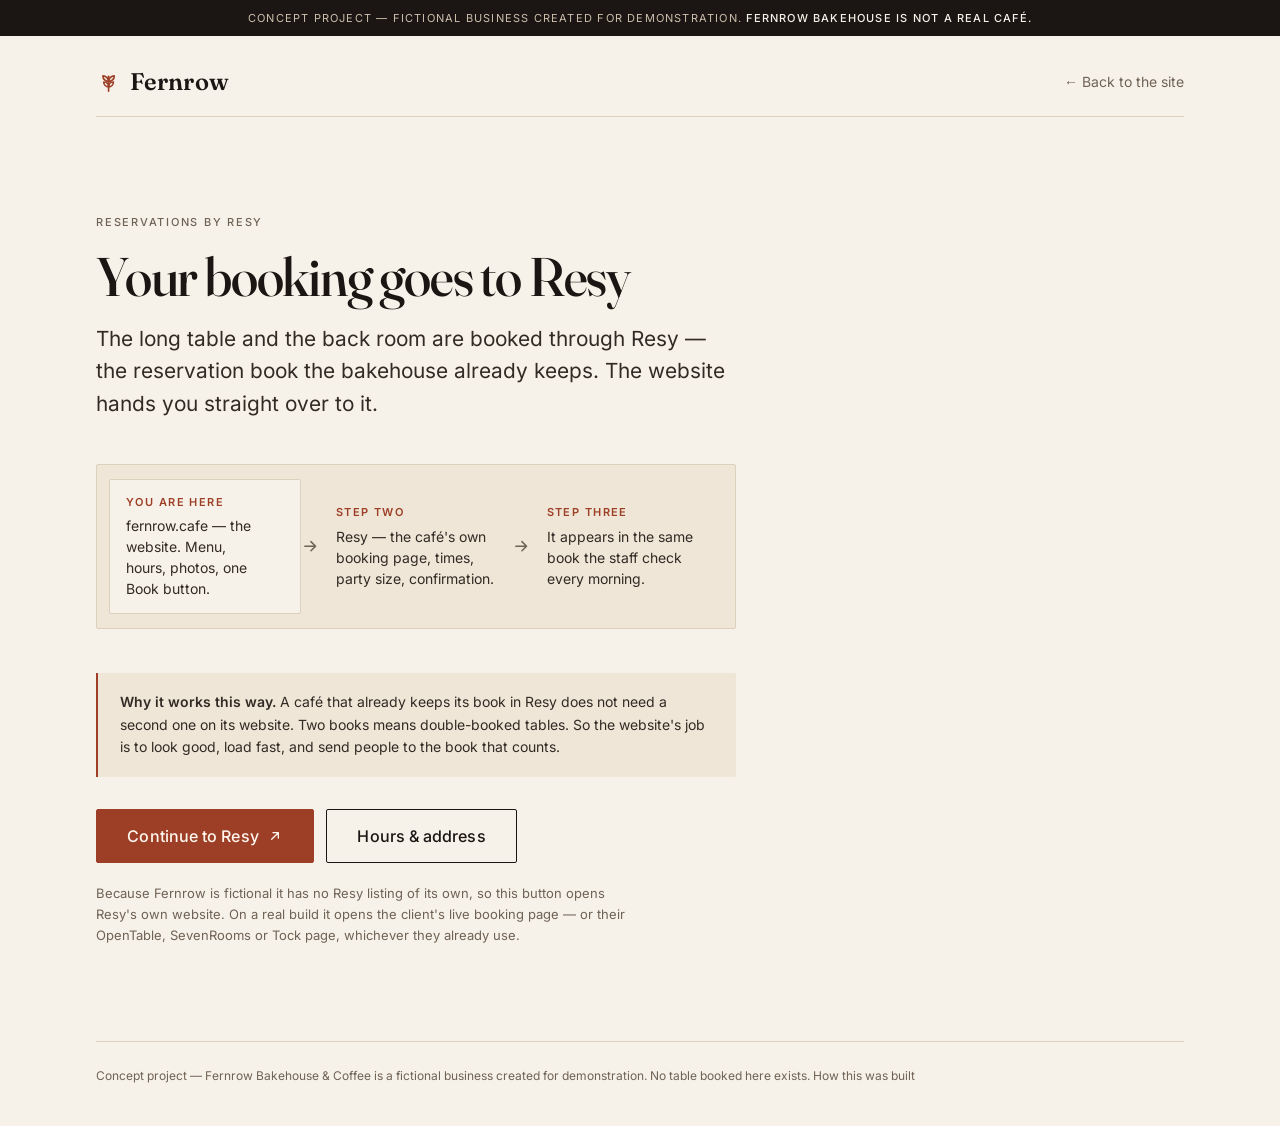
<file: reserve/index.html>
<!doctype html>
<html lang="en">
<head>
<meta charset="utf-8">
<meta name="viewport" content="width=device-width, initial-scale=1">
<title>Book a table — Fernrow Bakehouse &amp; Coffee</title>
<meta name="description" content="Fernrow takes table bookings through Resy. This page explains the handoff — the website sends you into the booking system the bakehouse already runs.">
<meta name="theme-color" content="#f7f2e9">
<meta name="robots" content="noindex, follow">
<link rel="icon" href="/favicon.svg" type="image/svg+xml">
<link rel="preload" href="/assets/fonts/fraunces-latin.woff2" as="font" type="font/woff2" crossorigin>
<link rel="preload" href="/assets/fonts/inter-latin.woff2" as="font" type="font/woff2" crossorigin>
<link rel="stylesheet" href="/assets/css/site.css">
<link rel="stylesheet" href="/assets/css/pages.css">
</head>
<body>

<p class="ribbon">
  Concept project — fictional business created for demonstration.
  <b>Fernrow Bakehouse is not a real café.</b>
</p>

<div class="hand shell">
  <div class="hand__top">
    <a class="wordmark" href="/">
      <svg viewBox="0 0 24 24" fill="none" stroke="currentColor" stroke-width="1.6"
        stroke-linecap="round" stroke-linejoin="round" aria-hidden="true" focusable="false">
        <path d="M12 21V7"/>
        <path d="M12 12c0-3 2.4-5.4 5.4-5.4C17.4 9.6 15 12 12 12Z"/>
        <path d="M12 17c0-2.6 2-4.6 4.6-4.6C16.6 15 14.6 17 12 17Z"/>
        <path d="M12 12C9 12 6.6 9.6 6.6 6.6 9.6 6.6 12 9 12 12Z"/>
        <path d="M12 17c-2.6 0-4.6-2-4.6-4.6C10 12.4 12 14.4 12 17Z"/>
      </svg>
      Fernrow
    </a>
    <a class="hand__back" href="/">&larr; Back to the site</a>
  </div>

  <main class="hand__body">
    <div class="hand__in">
      <p class="eyebrow">Reservations by Resy</p>
      <h1>Your booking goes to Resy</h1>
      <p class="lede">
        The long table and the back room are booked through Resy — the reservation
        book the bakehouse already keeps. The website hands you straight over to it.
      </p>
      <div class="flow">
        <div class="flow__step flow__step--now">
          <p class="flow__lbl">You are here</p>
          <p>fernrow.cafe — the website. Menu, hours, photos, one Book button.</p>
        </div>
        <span class="flow__arrow" aria-hidden="true">
          <svg viewBox="0 0 24 24" fill="none" stroke="currentColor" stroke-width="2"
            stroke-linecap="round" stroke-linejoin="round"><path d="M5 12h13M13 6l6 6-6 6"/></svg>
        </span>
        <div class="flow__step">
          <p class="flow__lbl">Step two</p>
          <p>Resy — the café's own booking page, times, party size, confirmation.</p>
        </div>
        <span class="flow__arrow" aria-hidden="true">
          <svg viewBox="0 0 24 24" fill="none" stroke="currentColor" stroke-width="2"
            stroke-linecap="round" stroke-linejoin="round"><path d="M5 12h13M13 6l6 6-6 6"/></svg>
        </span>
        <div class="flow__step">
          <p class="flow__lbl">Step three</p>
          <p>It appears in the same book the staff check every morning.</p>
        </div>
      </div>

      <p class="mech">
        <b>Why it works this way.</b> A café that already keeps its book in Resy does not
        need a second one on its website. Two books means double-booked tables. So the
        website's job is to look good, load fast, and send people to the book that counts.
      </p>

      <div class="btn-row btn-row--stack hand__cta">
        <a class="btn btn--primary btn--lg" href="https://resy.com/" target="_blank" rel="noopener">
          Continue to Resy
          <svg viewBox="0 0 24 24" fill="none" stroke="currentColor" stroke-width="2"
            stroke-linecap="round" stroke-linejoin="round" aria-hidden="true" focusable="false">
            <path d="M7 17 17 7M17 7H9M17 7v8"/>
          </svg>
        </a>
        <a class="btn btn--lg" href="/#visit">Hours &amp; address</a>
      </div>

      <p class="hand__fine">
        Because Fernrow is fictional it has no Resy listing of its own, so this button
        opens Resy's own website. On a real build it opens the client's live booking page —
        or their OpenTable, SevenRooms or Tock page, whichever they already use.
      </p>

    </div>
  </main>

  <footer class="hand__foot">
    Concept project — Fernrow Bakehouse &amp; Coffee is a fictional business created
    for demonstration. No table booked here exists.
    <a href="/case/">How this was built</a>
  </footer>
</div>

</body>
</html>
</file>
<file: assets/css/site.css>
/* ==========================================================================
   Fernrow Bakehouse & Coffee — site stylesheet
   Hand-written CSS. No framework, no preprocessor, no build step.
   ========================================================================== */

/* ---- Fonts: self-hosted latin subsets, swap so text paints immediately ---- */
@font-face {
  font-family: 'Fraunces';
  src: url('../fonts/fraunces-latin.woff2') format('woff2-variations');
  font-weight: 300 700;
  font-stretch: normal;
  font-display: swap;
  unicode-range: U+0000-00FF, U+0131, U+0152-0153, U+02BB-02BC, U+02C6, U+02DA,
    U+02DC, U+0304, U+0308, U+0329, U+2000-206F, U+20AC, U+2122, U+2191, U+2193,
    U+2212, U+2215, U+FEFF, U+FFFD;
}
@font-face {
  font-family: 'Inter';
  src: url('../fonts/inter-latin.woff2') format('woff2-variations');
  font-weight: 300 700;
  font-stretch: normal;
  font-display: swap;
  unicode-range: U+0000-00FF, U+0131, U+0152-0153, U+02BB-02BC, U+02C6, U+02DA,
    U+02DC, U+0304, U+0308, U+0329, U+2000-206F, U+20AC, U+2122, U+2191, U+2193,
    U+2212, U+2215, U+FEFF, U+FFFD;
}

/* ---- Design tokens ------------------------------------------------------- */
:root {
  --ink: #1b1613;
  --ink-soft: #322a24;
  --paper: #f7f2e9;
  --paper-2: #efe6d7;
  --paper-3: #e6dbc8;
  /* Passes 4.5:1 on both paper tones. The lighter #776a5d it replaced cleared
     --paper at 4.7 but only reached 4.24 on --paper-2, so any muted caption in a
     tinted section failed contrast. One token, so it cannot drift back. */
  --muted: #6f6256;
  --rule: #ddd1be;
  --brick: #9d3f27;
  --brick-deep: #7f3120;
  --olive: #545d3b;
  --on-brick: #fff7ee;

  --serif: 'Fraunces', 'Iowan Old Style', 'Palatino Linotype', Georgia, serif;
  --sans: 'Inter', -apple-system, BlinkMacSystemFont, 'Segoe UI', Roboto,
    'Helvetica Neue', Arial, sans-serif;

  --measure: 34rem;
  --gutter: clamp(1.25rem, 4vw, 3rem);
  --shell: 74rem;
  --sec-y: clamp(4rem, 9vw, 7.5rem);
  --radius: 2px;
  --ease: cubic-bezier(0.22, 0.61, 0.36, 1);
}
/* ---- Base ---------------------------------------------------------------- */
*,
*::before,
*::after { box-sizing: border-box; }

html {
  -webkit-text-size-adjust: 100%;
  scroll-behavior: smooth;
  scroll-padding-top: 5.5rem;
  color-scheme: light;
}
@media (prefers-reduced-motion: reduce) {
  html { scroll-behavior: auto; }
}

body {
  margin: 0;
  background: var(--paper);
  color: var(--ink);
  font-family: var(--sans);
  font-size: 1rem;
  line-height: 1.65;
  font-weight: 400;
  -webkit-font-smoothing: antialiased;
  text-rendering: optimizeLegibility;
}

img,
picture,
svg { display: block; max-width: 100%; }

a { color: inherit; text-decoration: none; }

button { font: inherit; color: inherit; }

::selection { background: var(--brick); color: var(--on-brick); }

:where(a, button, input, textarea, summary):focus-visible {
  outline: 2px solid var(--brick);
  outline-offset: 3px;
  border-radius: 1px;
}

.skip {
  position: absolute;
  left: -9999px;
  top: 0;
  z-index: 100;
  background: var(--ink);
  color: var(--paper);
  padding: 0.75rem 1.25rem;
  font-size: 0.875rem;
}
.skip:focus { left: 0.5rem; top: 0.5rem; }
/* ---- Typography ---------------------------------------------------------- */
h1, h2, h3, h4 {
  font-family: var(--serif);
  font-weight: 500;
  line-height: 1.04;
  letter-spacing: -0.022em;
  margin: 0;
  text-wrap: balance;
  font-optical-sizing: auto;
}

.display {
  font-size: clamp(2.9rem, 11vw, 6.5rem);
  font-variation-settings: 'opsz' 144;
  letter-spacing: -0.036em;
  line-height: 0.92;
}

.h-sec {
  font-size: clamp(2rem, 5.2vw, 3.35rem);
  font-variation-settings: 'opsz' 96;
}

.h-sub {
  font-size: clamp(1.3rem, 2.4vw, 1.6rem);
  font-variation-settings: 'opsz' 48;
  letter-spacing: -0.015em;
}

p { margin: 0 0 1.1em; text-wrap: pretty; }
p:last-child { margin-bottom: 0; }

.lede {
  font-size: clamp(1.075rem, 1.9vw, 1.3rem);
  line-height: 1.55;
  color: var(--ink-soft);
}

.prose { max-width: var(--measure); }

.eyebrow {
  font-family: var(--sans);
  font-size: 0.6875rem;
  font-weight: 500;
  letter-spacing: 0.16em;
  text-transform: uppercase;
  color: var(--muted);
  margin: 0 0 1.1rem;
}
/* ---- Layout -------------------------------------------------------------- */
.shell {
  width: 100%;
  max-width: var(--shell);
  margin-inline: auto;
  padding-inline: var(--gutter);
}

.section { padding-block: var(--sec-y); }
.section--tight { padding-block: clamp(2.75rem, 6vw, 4.5rem); }
.section--paper2 { background: var(--paper-2); }
.section--ink { background: var(--ink); color: var(--paper); }

.rule { height: 1px; background: var(--rule); border: 0; margin: 0; }

.sec-head {
  display: flex;
  flex-wrap: wrap;
  align-items: baseline;
  justify-content: space-between;
  gap: 1rem 2rem;
  margin-bottom: clamp(2rem, 4vw, 3.25rem);
}
.sec-head__note {
  font-size: 0.875rem;
  color: var(--muted);
  max-width: 24rem;
}

/* ---- Concept-project disclosure ribbon ----------------------------------- */
.ribbon {
  background: var(--ink);
  color: #cdbfae;
  font-size: 0.6875rem;
  letter-spacing: 0.11em;
  text-transform: uppercase;
  text-align: center;
  padding: 0.6rem var(--gutter);
  line-height: 1.5;
}
/* Uppercase plus tracking runs long. On a phone the disclosure was taking four
   lines and 166px of the first screen, so tighten it rather than cut it. */
@media (max-width: 30rem) {
  .ribbon { font-size: 0.625rem; letter-spacing: 0.05em; padding-inline: 1rem; }
}
.ribbon b { color: var(--paper); font-weight: 500; }
.ribbon a {
  color: var(--paper);
  border-bottom: 1px solid #6d6055;
  padding-bottom: 1px;
  white-space: nowrap;
}
.ribbon a:hover { border-bottom-color: var(--paper); }
/* ---- Header -------------------------------------------------------------- */
.hdr {
  position: sticky;
  top: 0;
  z-index: 40;
  background: rgba(247, 242, 233, 0.88);
  backdrop-filter: saturate(150%) blur(10px);
  border-bottom: 1px solid transparent;
  transition: border-color 0.3s var(--ease), background 0.3s var(--ease);
}
.hdr.is-stuck { border-bottom-color: var(--rule); }

.hdr__in {
  display: flex;
  align-items: center;
  justify-content: space-between;
  gap: 1.5rem;
  min-height: 4.25rem;
}

.wordmark {
  font-family: var(--serif);
  font-size: 1.5rem;
  font-weight: 600;
  letter-spacing: 0.005em;
  font-variation-settings: 'opsz' 36;
  line-height: 1;
  display: inline-flex;
  align-items: center;
  gap: 0.55rem;
}
.wordmark svg { width: 1.05em; height: 1.05em; flex: none; color: var(--brick); }

.nav {
  display: none;
  gap: 1.75rem;
  font-size: 0.875rem;
  letter-spacing: 0.01em;
}
.nav a { padding-block: 0.35rem; border-bottom: 1px solid transparent; }
.nav a:hover { border-bottom-color: var(--ink); }

.hdr__acts { display: flex; align-items: center; gap: 0.6rem; }

@media (min-width: 62rem) {
  .nav { display: flex; }
}
/* ---- Buttons ------------------------------------------------------------- */
.btn {
  display: inline-flex;
  align-items: center;
  justify-content: center;
  gap: 0.5rem;
  min-height: 2.875rem;
  padding: 0.6rem 1.25rem;
  border: 1px solid var(--ink);
  border-radius: var(--radius);
  background: transparent;
  color: var(--ink);
  font-size: 0.9375rem;
  font-weight: 500;
  letter-spacing: 0.005em;
  cursor: pointer;
  text-align: center;
  transition: background 0.22s var(--ease), color 0.22s var(--ease),
    border-color 0.22s var(--ease), transform 0.22s var(--ease);
}
.btn:hover { background: var(--ink); color: var(--paper); }
.btn:active { transform: translateY(1px); }

.btn--primary {
  background: var(--brick);
  border-color: var(--brick);
  color: var(--on-brick);
}
.btn--primary:hover { background: var(--brick-deep); border-color: var(--brick-deep); color: var(--on-brick); }

.btn--lg { min-height: 3.375rem; padding: 0.8rem 1.9rem; font-size: 1rem; }

.btn--onink { border-color: #6a5c50; color: var(--paper); }
.btn--onink:hover { background: var(--paper); color: var(--ink); border-color: var(--paper); }

.btn--ghost { border-color: var(--rule); }

.btn svg { width: 1em; height: 1em; flex: none; }

.btn-row {
  display: flex;
  flex-wrap: wrap;
  gap: 0.75rem;
}
/* Wrapped buttons end up different widths, which reads as an accident rather
   than a decision. On a phone, stack the primary pairs full-width instead. */
@media (max-width: 30rem) {
  .btn-row--stack { display: grid; grid-template-columns: 1fr; gap: 0.6rem; }
}
/* ---- Hero ---------------------------------------------------------------- */
.hero {
  position: relative;
  isolation: isolate;
  min-height: min(86svh, 47rem);
  display: grid;
  align-items: end;
  background: #17120f;
  overflow: clip;
}
.hero__img {
  position: absolute;
  inset: 0;
  z-index: -2;
  width: 100%;
  height: 100%;
  object-fit: cover;
  object-position: 58% 62%;
}
.hero::after {
  content: '';
  position: absolute;
  inset: 0;
  z-index: -1;
  background:
    linear-gradient(to top, rgba(14, 10, 8, 0.9) 0%, rgba(14, 10, 8, 0.55) 38%,
      rgba(14, 10, 8, 0.15) 70%, rgba(14, 10, 8, 0.35) 100%);
}
.hero__in {
  padding-block: clamp(2.5rem, 7vw, 5rem);
  color: var(--paper);
}
.hero__kicker {
  font-size: 0.6875rem;
  letter-spacing: 0.19em;
  text-transform: uppercase;
  color: #e2d3c1;
  margin: 0 0 1.15rem;
}
.hero .display { color: #fdf8f1; margin-bottom: 0.75rem; }
.hero__line {
  max-width: 30rem;
  font-size: clamp(1.05rem, 2vw, 1.2rem);
  line-height: 1.5;
  color: #ece0d1;
  margin-bottom: 1.9rem;
}
.hero .btn-row { margin-bottom: 1.6rem; }
/* ---- Open / closed status ------------------------------------------------- */
.status {
  display: inline-flex;
  align-items: center;
  gap: 0.55rem;
  font-size: 0.875rem;
  letter-spacing: 0.01em;
}
.status__dot {
  width: 0.5rem;
  height: 0.5rem;
  border-radius: 50%;
  background: var(--muted);
  flex: none;
}
.status[data-open='yes'] .status__dot { background: #7fa657; box-shadow: 0 0 0 3px rgba(127, 166, 87, 0.22); }
.status[data-open='no'] .status__dot { background: #c2765a; box-shadow: 0 0 0 3px rgba(194, 118, 90, 0.2); }
.hero .status { color: #e6d9c8; }
.status b { font-weight: 500; color: #fdf8f1; }
.hero .status span { color: #bfae9c; }

/* ---- Facts strip --------------------------------------------------------- */
.facts {
  display: grid;
  gap: 1px;
  background: var(--rule);
  border-block: 1px solid var(--rule);
}
.facts__i { background: var(--paper); padding: 1.6rem var(--gutter); }
.facts__i .facts__lbl {
  font-family: var(--sans);
  font-size: 0.6875rem;
  font-weight: 600;
  letter-spacing: 0.15em;
  text-transform: uppercase;
  color: var(--brick);
  margin: 0 0 0.5rem;
}
.facts__i p { font-size: 0.9375rem; color: var(--ink-soft); margin: 0; }

@media (min-width: 48rem) {
  .facts { grid-template-columns: repeat(3, 1fr); }
  .facts__i { padding: 1.9rem clamp(1.5rem, 3vw, 2.5rem); }
}
/* ---- Menu ---------------------------------------------------------------- */
.menu {
  display: grid;
  gap: clamp(2.5rem, 5vw, 4rem) clamp(2.5rem, 6vw, 5.5rem);
}
@media (min-width: 56rem) {
  .menu { grid-template-columns: 1fr 1fr; align-items: start; }
}

.menu__grp { break-inside: avoid; }

.menu__hd {
  display: flex;
  align-items: baseline;
  gap: 0.9rem;
  padding-bottom: 0.85rem;
  border-bottom: 2px solid var(--ink);
  margin-bottom: 0.25rem;
}
.menu__hd h3 {
  font-size: clamp(1.35rem, 2.6vw, 1.65rem);
  font-variation-settings: 'opsz' 48;
  flex: none;
}
.menu__hd p {
  font-size: 0.8125rem;
  color: var(--muted);
  margin: 0;
  text-align: right;
  margin-left: auto;
  line-height: 1.4;
}

.menu__list { list-style: none; margin: 0; padding: 0; }

.item {
  display: flex;
  align-items: baseline;
  gap: 1rem;
  padding: 0.95rem 0;
  border-bottom: 1px solid var(--rule);
}
.item:last-child { border-bottom: 0; }
.item__main { flex: 1 1 auto; min-width: 0; }
.item__name {
  font-family: var(--sans);
  font-size: 1.0625rem;
  font-weight: 500;
  letter-spacing: -0.005em;
  line-height: 1.35;
  margin: 0;
  display: flex;
  align-items: center;
  flex-wrap: wrap;
  gap: 0.45rem;
}
.item__desc {
  font-size: 0.875rem;
  line-height: 1.45;
  color: var(--muted);
  margin: 0.2rem 0 0;
}
.item__price {
  flex: none;
  font-size: 1.0625rem;
  font-weight: 500;
  font-variant-numeric: tabular-nums;
  color: var(--ink);
  letter-spacing: -0.01em;
}
.item__price::before { content: '$'; font-size: 0.78em; margin-right: 0.06em; color: var(--muted); }

.tag {
  font-size: 0.5625rem;
  font-weight: 600;
  letter-spacing: 0.09em;
  line-height: 1;
  padding: 0.28em 0.42em 0.24em;
  border: 1px solid var(--paper-3);
  border-radius: 2px;
  color: var(--olive);
  background: var(--paper-2);
  text-decoration: none;
  cursor: help;
  flex: none;
}

.menu__key {
  display: flex;
  flex-wrap: wrap;
  gap: 0.6rem 1.4rem;
  margin-top: clamp(2.25rem, 4vw, 3rem);
  padding-top: 1.4rem;
  border-top: 1px solid var(--rule);
  font-size: 0.8125rem;
  color: var(--muted);
}
.menu__key span { display: inline-flex; align-items: center; gap: 0.45rem; }
/* ---- Full-bleed image break --------------------------------------------- */
.break {
  position: relative;
  isolation: isolate;
  display: grid;
  place-items: center;
  min-height: clamp(17rem, 40vw, 28rem);
  background: #17120f;
  overflow: clip;
}
.break__img {
  position: absolute;
  inset: 0;
  z-index: -2;
  width: 100%;
  height: 100%;
  object-fit: cover;
}
/* Two layers: a flat wash to hold the whole frame down, plus a soft radial pool
   behind the text so the quote and the attribution stay legible over the bright
   crumb in the middle of the loaf photograph. */
.break::after {
  content: '';
  position: absolute;
  inset: 0;
  z-index: -1;
  background:
    radial-gradient(60% 70% at 50% 55%, rgba(14, 10, 8, 0.62), rgba(14, 10, 8, 0) 70%),
    rgba(16, 12, 9, 0.42);
}
.break__q {
  max-width: 46rem;
  text-align: center;
  color: #fdf8f1;
  font-family: var(--serif);
  font-size: clamp(1.45rem, 3.6vw, 2.35rem);
  font-variation-settings: 'opsz' 72;
  font-weight: 400;
  line-height: 1.24;
  letter-spacing: -0.02em;
  margin: 0;
  padding-block: 3rem;
  text-shadow: 0 1px 22px rgba(10, 7, 5, 0.5);
}
.break__q cite {
  display: block;
  margin-top: 1.25rem;
  font-family: var(--sans);
  font-size: 0.6875rem;
  font-style: normal;
  letter-spacing: 0.17em;
  text-transform: uppercase;
  color: #e8d9c6;
  text-shadow: 0 1px 12px rgba(10, 7, 5, 0.8);
}
/* ---- Order / reserve panels --------------------------------------------- */
.panels {
  display: grid;
  gap: 1px;
  background: var(--rule);
  border: 1px solid var(--rule);
  border-radius: var(--radius);
  overflow: hidden;
}
@media (min-width: 52rem) {
  .panels { grid-template-columns: 1fr 1fr; }
}
.panel {
  background: var(--paper);
  padding: clamp(1.75rem, 4vw, 2.75rem);
  display: flex;
  flex-direction: column;
  gap: 1rem;
}
.panel__via {
  display: inline-flex;
  align-items: center;
  gap: 0.5rem;
  align-self: flex-start;
  font-size: 0.625rem;
  font-weight: 600;
  letter-spacing: 0.14em;
  text-transform: uppercase;
  color: var(--muted);
  border: 1px solid var(--rule);
  border-radius: 999px;
  padding: 0.4rem 0.7rem;
}
.panel__via i {
  width: 0.4rem; height: 0.4rem; border-radius: 50%;
  background: var(--brick); flex: none;
}
.panel h3 { font-size: clamp(1.5rem, 3vw, 1.9rem); font-variation-settings: 'opsz' 60; }
.panel p { font-size: 0.9375rem; color: var(--ink-soft); margin: 0; }
.panel .btn { margin-top: auto; align-self: flex-start; }
@media (max-width: 30rem) { .panel .btn { align-self: stretch; } }
.panel__fine { font-size: 0.8125rem; color: var(--muted); }

.mech {
  margin-top: 1.75rem;
  padding: 1.15rem 1.35rem;
  background: var(--paper-2);
  border-left: 2px solid var(--brick);
  font-size: 0.875rem;
  line-height: 1.6;
  color: var(--ink-soft);
  border-radius: 0 var(--radius) var(--radius) 0;
}
.mech b { font-weight: 600; }
/* ---- Gallery ------------------------------------------------------------- */
.gallery {
  display: grid;
  grid-template-columns: repeat(2, 1fr);
  gap: clamp(0.5rem, 1.4vw, 1rem);
}
/* Four across only once a column is wide enough to hold a photograph and its
   caption. Below that, two big frames beat four slivers. */
@media (min-width: 64rem) { .gallery { grid-template-columns: repeat(4, 1fr); } }

.gallery figure { margin: 0; position: relative; overflow: hidden; background: var(--paper-3); }
.gallery img {
  width: 100%;
  /* The width/height attributes are there to reserve space before load, but the
     height one is a presentational hint that beats aspect-ratio unless it is
     reset — without this the frames render as tall slivers. */
  height: auto;
  aspect-ratio: 4 / 5;
  object-fit: cover;
  transition: transform 0.7s var(--ease);
}
.gallery figure:hover img { transform: scale(1.035); }
.gallery figcaption {
  position: absolute;
  inset-inline: 0;
  bottom: 0;
  padding: 1.9rem 0.8rem 0.7rem;
  font-size: 0.6875rem;
  letter-spacing: 0.12em;
  text-transform: uppercase;
  color: #fff;
  text-shadow: 0 1px 10px rgba(10, 7, 5, 0.75);
  /* Four of these photographs are bright at the bottom edge (milk, sunlit wall,
     parchment, matcha), so the scrim has to be denser than it looks like it
     needs to be on the dark ones. */
  background: linear-gradient(
    to top,
    rgba(12, 9, 7, 0.82) 0%,
    rgba(12, 9, 7, 0.62) 42%,
    rgba(12, 9, 7, 0) 100%
  );
}
/* A two-line caption would eat a third of a phone-width frame, so give the type
   a little less tracking down here as a safety net for the longest label. */
@media (max-width: 30rem) {
  .gallery figcaption { font-size: 0.625rem; letter-spacing: 0.08em; padding: 1.6rem 0.6rem 0.6rem; }
}

/* ---- About --------------------------------------------------------------- */
.split {
  display: grid;
  gap: clamp(2rem, 5vw, 4rem);
  align-items: center;
}
@media (min-width: 54rem) {
  .split { grid-template-columns: 1fr 1fr; }
  .split--wide-l { grid-template-columns: 1.15fr 1fr; }
  /* Measure caps belong to the two-column layout. Once the split stacks, a
     capped block just leaves a ragged strip of empty paper down the right. */
  .hours { max-width: 26rem; }
  .form { max-width: 30rem; }
}
.split--top { align-items: start; }
.split__media img { width: 100%; height: auto; }
.split__body h2 { margin-bottom: 1.25rem; }
/* ---- Hours ---------------------------------------------------------------- */
.hours { list-style: none; margin: 0; padding: 0; }
.hours li {
  display: flex;
  align-items: baseline;
  justify-content: space-between;
  gap: 1rem;
  padding: 0.7rem 0;
  border-bottom: 1px solid var(--rule);
  font-size: 0.9375rem;
}
.hours li:last-child { border-bottom: 0; }
.hours dt, .hours__d { font-weight: 500; }
.hours__t { font-variant-numeric: tabular-nums; color: var(--ink-soft); }
.hours li[data-today='1'] { color: var(--brick); }
.hours li[data-today='1'] .hours__d::after {
  content: 'Today';
  font-size: 0.5625rem;
  font-weight: 600;
  letter-spacing: 0.12em;
  text-transform: uppercase;
  margin-left: 0.6rem;
  padding: 0.2em 0.4em;
  border: 1px solid currentColor;
  border-radius: 2px;
  vertical-align: 0.12em;
}
.hours li[data-today='1'] .hours__t { color: var(--brick); }
.hours__closed { color: var(--muted); font-style: italic; }

/* ---- Address block ------------------------------------------------------- */
.addr {
  font-style: normal;
  font-size: 1.0625rem;
  line-height: 1.6;
  margin-bottom: 1.5rem;
}
.addr a { border-bottom: 1px solid var(--rule); }
.addr a:hover { border-bottom-color: var(--ink); }
.addr__st { display: block; font-family: var(--serif); font-size: 1.5rem; font-variation-settings: 'opsz' 40; letter-spacing: -0.02em; margin-bottom: 0.35rem; }
/* ---- Contact form -------------------------------------------------------- */
.form { display: grid; gap: 1rem; }
.field { display: grid; gap: 0.35rem; }
.field label { font-size: 0.8125rem; font-weight: 500; letter-spacing: 0.01em; }
.field input,
.field textarea {
  font: inherit;
  font-size: 0.9375rem;
  color: var(--ink);
  background: var(--paper);
  border: 1px solid var(--rule);
  border-radius: var(--radius);
  padding: 0.7rem 0.85rem;
  width: 100%;
}
.field input:hover, .field textarea:hover { border-color: var(--muted); }
.field textarea { resize: vertical; min-height: 6.5rem; }
.field input:user-invalid,
.field textarea:user-invalid { border-color: var(--brick); }
.field__err { font-size: 0.75rem; color: var(--brick); min-height: 1rem; }

.form__note {
  font-size: 0.8125rem;
  color: var(--muted);
  line-height: 1.55;
  padding: 0.85rem 1rem;
  background: var(--paper-2);
  border-radius: var(--radius);
}
.form__ok {
  font-size: 0.875rem;
  padding: 0.9rem 1rem;
  border: 1px solid var(--olive);
  border-radius: var(--radius);
  color: var(--olive);
  background: #f2f1e4;
}
.form__ok[hidden] { display: none; }

@media (min-width: 34rem) {
  .form__2 { display: grid; grid-template-columns: 1fr 1fr; gap: 1rem; }
}
/* ---- Footer -------------------------------------------------------------- */
.foot { background: var(--ink); color: #cbbdae; padding-block: clamp(3rem, 6vw, 4.5rem) 2rem; }
.foot a { color: #ece0d1; }
.foot a:hover { color: #fff; }
.foot__grid {
  display: grid;
  gap: clamp(2rem, 4vw, 3rem);
  padding-bottom: 2.5rem;
  border-bottom: 1px solid #3a302a;
}
@media (min-width: 50rem) { .foot__grid { grid-template-columns: 1.4fr 1fr 1fr; } }
.foot .wordmark { color: #fdf8f1; margin-bottom: 1rem; }
.foot__hd {
  font-family: var(--sans);
  font-size: 0.6875rem;
  font-weight: 600;
  letter-spacing: 0.15em;
  text-transform: uppercase;
  color: #8d7d6e;
  margin: 0 0 0.9rem;
}
.foot ul { list-style: none; margin: 0; padding: 0; display: grid; gap: 0.5rem; font-size: 0.9375rem; }
.foot .hours li { border-bottom-color: #322a24; font-size: 0.875rem; padding: 0.5rem 0; }
.foot .hours li[data-today='1'] { color: #e6c9a8; }
.foot .hours li[data-today='1'] .hours__t { color: #e6c9a8; }
.foot .hours__t { color: #b3a595; }
.foot .hours__closed { color: #8d7d6e; }
.foot__note { font-size: 0.8125rem; line-height: 1.6; }
.foot__addr { font-style: normal; margin-top: 1.15rem; }
.foot__addr a { border-bottom: 1px solid #4a3f37; }
.foot__addr a:hover { border-bottom-color: #fff; }

.foot__end {
  display: flex;
  flex-wrap: wrap;
  gap: 0.75rem 1.75rem;
  justify-content: space-between;
  padding-top: 1.75rem;
  font-size: 0.75rem;
  color: #8d7d6e;
}
.disclose {
  border: 1px solid #3a302a;
  border-radius: var(--radius);
  padding: 1.1rem 1.25rem;
  margin-top: 1.5rem;
  font-size: 0.8125rem;
  line-height: 1.6;
  color: #b3a595;
}
.disclose b { color: #fdf8f1; font-weight: 500; }
/* These links sit inline inside a paragraph, so colour alone cannot carry the
   distinction — the footer's muted body text is too close to the link colour. */
.disclose a { border-bottom: 1px solid #6a5c50; }
.disclose a:hover { border-bottom-color: #fff; }
/* ---- Locator map ---------------------------------------------------------
   Draws instantly and works offline. The real Google map is fetched only if
   the visitor asks for it, so the page never pays for an iframe nobody opened.
   -------------------------------------------------------------------------- */
.map {
  position: relative;
  display: block;
  border: 1px solid var(--rule);
  border-radius: var(--radius);
  background: var(--paper-2);
  overflow: hidden;
}
.map__svg { display: block; width: 100%; height: auto; }
/* The drawing is portrait, which suits the narrow column it lives in on a phone
   and beside the hours on a desktop. In the stacked middle range the card is
   full-bleed, and at that width the same aspect would run over 800px tall — so
   fix the height and let preserveAspectRatio crop the outer blocks instead. */
@media (min-width: 34rem) and (max-width: 53.9375rem) {
  .map__svg { height: 34rem; }
}
.map__bar {
  display: flex;
  align-items: center;
  justify-content: space-between;
  gap: 1rem;
  padding: 0.8rem 1rem;
  border-top: 1px solid var(--rule);
  background: var(--paper);
  font-size: 0.8125rem;
}
.map__bar b { font-weight: 500; }
.map__open { display: inline-flex; align-items: center; gap: 0.4rem; color: var(--brick); }
.map__open svg { width: 0.85em; height: 0.85em; }
.map__live { display: block; width: 100%; height: 22rem; border: 0; }
.map__more {
  border: 1px solid var(--rule);
  border-radius: var(--radius);
  background: var(--paper);
  padding: 0.55rem 0.85rem;
  font-size: 0.8125rem;
  cursor: pointer;
  margin-top: 0.75rem;
}
.map__more:hover { background: var(--paper-2); }

.visit__hrs {
  margin-top: clamp(2rem, 4vw, 2.75rem);
  padding-top: clamp(1.5rem, 3vw, 2rem);
  border-top: 1px solid var(--rule);
}
.visit__hrs h3 { margin-bottom: 0.65rem; }

/* ---- Mobile action bar ---------------------------------------------------- */
/* Phones get the two decisions that matter pinned to the thumb zone. */
.actionbar {
  position: fixed;
  z-index: 60;
  inset: auto 0 0 0;
  display: grid;
  grid-template-columns: 1fr 1fr;
  gap: 0.5rem;
  padding: 0.5rem 0.75rem calc(0.5rem + env(safe-area-inset-bottom));
  background: rgba(247, 242, 233, 0.94);
  border-top: 1px solid var(--rule);
  backdrop-filter: blur(10px) saturate(140%);
  transform: translateY(110%);
  transition: transform 0.32s var(--ease);
}
.actionbar[data-show='1'] { transform: translateY(0); }
.actionbar .btn { width: 100%; justify-content: center; padding: 0.9rem 0.75rem; font-size: 0.8125rem; }
@media (min-width: 46rem) { .actionbar { display: none; } }
body { padding-bottom: 0; }
@media (max-width: 45.99rem) {
  /* keep the footer clear of the bar */
  .foot { padding-bottom: 6rem; }
}

/* ---- Motion -------------------------------------------------------------- */
/* ---- Scroll sentinels ----------------------------------------------------
   Two 1px markers site.js drops at the foot of <body>. Absolutely positioned
   with no positioned ancestor, so their offsets resolve against the document
   origin — which makes "top: 8px" and "top: 70vh" mean exactly what they read
   like. Keeping the offsets here means the trigger points are tunable in CSS.
   -------------------------------------------------------------------------- */
.sentinel {
  position: absolute;
  left: 0;
  width: 1px;
  height: 1px;
  pointer-events: none;
}
.sentinel[data-at='hdr'] { top: 8px; }
.sentinel[data-at='bar'] { top: 70vh; }

.rise { opacity: 0; transform: translateY(18px); }
.rise-in {
  opacity: 1;
  transform: none;
  transition: opacity 0.7s var(--ease), transform 0.7s var(--ease);
}
.rise-d1 { transition-delay: 0.08s; }
.rise-d2 { transition-delay: 0.16s; }
.rise-d3 { transition-delay: 0.24s; }

@media (prefers-reduced-motion: reduce) {
  .rise { opacity: 1; transform: none; }
  .rise-in { transition: none; }
  .actionbar { transition: none; }
  * { scroll-behavior: auto !important; }
}

/* No-JS safety: never leave content invisible. */
.no-js .rise { opacity: 1; transform: none; }

/* ---- Print --------------------------------------------------------------- */
@media print {
  .hdr, .actionbar, .ribbon, .gallery, .form, .panels { display: none; }
  body { background: #fff; color: #000; }
  .hero { min-height: auto; }
}
</file>
<file: assets/css/pages.css>
/* Fernrow — handoff pages (/order/, /reserve/) and the case study.
   Loaded on top of site.css. Kept small on purpose. */

.hand {
  min-height: 100svh;
  display: grid;
  grid-template-rows: auto 1fr auto;
}

.hand__top {
  display: flex;
  align-items: center;
  justify-content: space-between;
  gap: 1.5rem;
  padding-block: 1.35rem;
  border-bottom: 1px solid var(--rule);
}
.hand__back { font-size: 0.875rem; color: var(--muted); }
.hand__back:hover { color: var(--ink); }

.hand__body {
  display: grid;
  align-content: center;
  padding-block: clamp(3rem, 8vw, 6rem);
}
.hand__in { max-width: 40rem; }
.hand__in h1 {
  font-size: clamp(2.1rem, 6vw, 3.4rem);
  font-variation-settings: 'opsz' 96;
  margin-bottom: 1.1rem;
}
.hand__cta { margin-top: clamp(1.5rem, 3vw, 2rem); }
.hand__fine {
  margin-top: 1.25rem;
  font-size: 0.8125rem;
  line-height: 1.6;
  color: var(--muted);
  max-width: 34rem;
}

.hand__foot {
  padding-block: 1.5rem 2.5rem;
  border-top: 1px solid var(--rule);
  font-size: 0.75rem;
  color: var(--muted);
  line-height: 1.6;
}

/* Three-step diagram: website → platform → counter. */
.flow {
  display: grid;
  gap: 0.75rem;
  margin: clamp(2rem, 4vw, 2.75rem) 0;
  padding: clamp(1.25rem, 3vw, 1.75rem);
  border: 1px solid var(--rule);
  border-radius: var(--radius);
  background: var(--paper-2);
}
@media (min-width: 40rem) {
  .flow { grid-template-columns: 1fr auto 1fr auto 1fr; align-items: center; gap: 1rem; }
}
.flow__step .flow__lbl {
  font-family: var(--sans);
  font-size: 0.6875rem;
  font-weight: 600;
  letter-spacing: 0.13em;
  text-transform: uppercase;
  color: var(--brick);
  margin: 0 0 0.3rem;
}
.flow__step p { font-size: 0.875rem; margin: 0; color: var(--ink-soft); line-height: 1.5; }
.flow__step--now {
  background: var(--paper);
  border: 1px solid var(--rule);
  border-radius: var(--radius);
  padding: 0.85rem 1rem;
  margin: -0.85rem -1rem;
}
.flow__arrow { color: var(--muted); justify-self: center; }
.flow__arrow svg { width: 1.15rem; height: 1.15rem; }
@media (max-width: 39.99rem) {
  .flow__arrow { transform: rotate(90deg); margin-block: -0.15rem; }
  .flow__step--now { margin: 0; }
}

/* ==========================================================================
   Case study (/case/) — the walkthrough for someone deciding whether to buy
   a site like this. Shares the header treatment with the handoff pages.
   ========================================================================== */

/* ---- Build facts, four short answers -------------------------------------- */
.spec {
  display: grid;
  gap: 1px;
  margin: clamp(2.25rem, 5vw, 3.25rem) 0 0;
  background: var(--rule);
  border: 1px solid var(--rule);
  border-radius: var(--radius);
  overflow: hidden;
}
@media (min-width: 30rem) { .spec { grid-template-columns: 1fr 1fr; } }
@media (min-width: 58rem) { .spec { grid-template-columns: repeat(4, 1fr); } }
.spec > div { background: var(--paper); padding: 1.15rem 1.25rem; }
.spec dt {
  font-family: var(--sans);
  font-size: 0.6875rem;
  font-weight: 600;
  letter-spacing: 0.14em;
  text-transform: uppercase;
  color: var(--brick);
  margin-bottom: 0.4rem;
}
.spec dd { margin: 0; font-size: 0.9375rem; line-height: 1.5; color: var(--ink-soft); }

/* ---- Before / after ------------------------------------------------------- */
.ba { display: grid; gap: clamp(2rem, 4vw, 2.5rem); }
@media (min-width: 46rem) { .ba { grid-template-columns: 1fr 1fr; } }
.ba__tag {
  display: inline-flex;
  align-items: center;
  gap: 0.5rem;
  font-family: var(--sans);
  font-size: 0.625rem;
  font-weight: 600;
  letter-spacing: 0.15em;
  text-transform: uppercase;
  color: var(--muted);
  margin-bottom: 1.1rem;
}
.ba__tag b { color: var(--ink); font-weight: 600; }
.ba--after .ba__tag b { color: var(--brick); }

/* ---- Phone frame ----------------------------------------------------------
   A drawn bezel, not an image of a device. Keeps the two panels the same shape
   so the comparison is about the page inside, not the hardware around it.
   -------------------------------------------------------------------------- */
.phone {
  max-width: 19rem;
  margin-inline: auto;
  padding: 0.55rem;
  background: #241d19;
  border-radius: 1.9rem;
  box-shadow: 0 1px 0 #4a3f37 inset, 0 18px 40px -22px rgba(27, 22, 19, 0.55);
}
.phone__scr {
  position: relative;
  aspect-ratio: 1 / 2;
  overflow: hidden;
  border-radius: 1.45rem;
  background: var(--paper);
}
.phone__scr img { width: 100%; height: 100%; object-fit: cover; object-position: top; }

/* ---- The "before": a link-in-bio page, drawn from scratch -----------------
   Deliberately generic. No real service is depicted, no logo is used, and the
   caption on the page says so — the point is the shape of that pattern, not
   any particular product.
   -------------------------------------------------------------------------- */
.lp {
  height: 100%;
  padding: 1.4rem 1.1rem;
  background: #f4f4f5;
  display: grid;
  align-content: start;
  gap: 0.55rem;
  justify-items: center;
}
/* Greys dark enough to clear 4.5:1 on their own tiles. The mock still reads as a
   washed-out template page; it just does not fail contrast to say so. */
.lp__av {
  width: 3.4rem; height: 3.4rem; border-radius: 50%;
  background: #d6d6da; display: grid; place-items: center;
  font-family: var(--sans); font-size: 0.8125rem; font-weight: 600; color: #58585f;
}
.lp__h { font-family: var(--sans); font-size: 0.8125rem; font-weight: 600; color: #46464e; }
.lp__b { font-family: var(--sans); font-size: 0.625rem; color: #58585f; text-align: center; line-height: 1.5; }
.lp__btn {
  width: 100%;
  border: 1px solid #dcdce1;
  border-radius: 0.4rem;
  background: #fff;
  padding: 0.5rem;
  text-align: center;
  font-family: var(--sans);
  font-size: 0.6875rem;
  color: #55555e;
}
.lp__grid {
  width: 100%;
  margin-top: 0.5rem;
  display: grid;
  grid-template-columns: repeat(3, 1fr);
  gap: 3px;
}
.lp__grid i { aspect-ratio: 1; background: #dcdce1; }
.lp__grid i:nth-child(3n+2) { background: #d2d2d8; }
.lp__grid i:nth-child(4) { background: #d8d8de; }

/* ---- What each panel is actually showing you ------------------------------ */
.notes { list-style: none; margin: 1.4rem 0 0; padding: 0; display: grid; gap: 0.6rem; }
.notes li {
  position: relative;
  padding-left: 1.35rem;
  font-size: 0.875rem;
  line-height: 1.55;
  color: var(--ink-soft);
}
.notes li::before {
  content: '';
  position: absolute;
  left: 0.1rem;
  top: 0.62em;
  width: 0.5rem;
  height: 1px;
  background: var(--muted);
}
.ba--after .notes li::before { background: var(--brick); height: 2px; }

/* ---- Browser window frame ------------------------------------------------- */
.win {
  border: 1px solid var(--rule);
  border-radius: var(--radius);
  overflow: hidden;
  background: var(--paper-2);
  box-shadow: 0 24px 50px -30px rgba(27, 22, 19, 0.4);
}
.win__bar {
  display: flex;
  align-items: center;
  gap: 0.75rem;
  padding: 0.6rem 0.85rem;
  background: var(--paper-2);
  border-bottom: 1px solid var(--rule);
}
.win__dots { display: flex; gap: 0.35rem; flex: none; }
.win__dots i { width: 0.55rem; height: 0.55rem; border-radius: 50%; background: var(--rule); }
.win__url {
  flex: 1 1 auto;
  min-width: 0;
  background: var(--paper);
  border: 1px solid var(--rule);
  border-radius: 999px;
  padding: 0.2rem 0.75rem;
  font-family: var(--sans);
  font-size: 0.75rem;
  color: var(--muted);
  text-align: center;
  overflow: hidden;
  text-overflow: ellipsis;
  white-space: nowrap;
}

/* ---- Scaled live frames ---------------------------------------------------
   Both device shots are the running site in an iframe, not a screenshot. The
   iframe is laid out at its real width so the page inside picks the layout a
   real visitor at that width would get, then case.js scales the whole thing
   down to whatever room the column has. Scaling after layout is the only way
   to keep the breakpoints honest — a narrower iframe would just show a
   narrower site.
   -------------------------------------------------------------------------- */
.fit { position: relative; overflow: hidden; }
.fit__in {
  transform: scale(var(--k, 1));
  transform-origin: 0 0;
  border: 0;
  display: block;
  background: var(--paper);
}
/* Nothing scales without JS, so let the frame scroll sideways rather than
   quietly clip the right-hand half of a 1180px page. */
.no-js .fit { overflow: auto; }

/* ---- Measured results ----------------------------------------------------- */
.mx {
  width: 100%;
  border-collapse: collapse;
  font-variant-numeric: tabular-nums;
}
.mx caption {
  text-align: left;
  font-size: 0.8125rem;
  color: var(--muted);
  padding-bottom: 0.9rem;
  line-height: 1.6;
}
.mx th, .mx td { padding: 0.7rem 0.5rem; border-bottom: 1px solid var(--rule); text-align: right; }
.mx thead th { font-family: var(--sans); font-size: 0.6875rem; font-weight: 600; letter-spacing: 0.13em; text-transform: uppercase; color: var(--muted); }
.mx tbody th { text-align: left; font-family: var(--sans); font-size: 0.9375rem; font-weight: 400; }
/* Figures carry a unit, so a narrow column must not break "165 KiB" in half. */
.mx td { font-size: 1rem; white-space: nowrap; }
.mx tbody tr:last-child th, .mx tbody tr:last-child td { border-bottom: 0; }
.mx__hi td { color: var(--brick); font-weight: 500; }
.mx + .prose { margin-top: clamp(1.6rem, 4vw, 2.25rem); }

/* ---- Scope: what a build like this covers, and what it does not ----------- */
.scope { display: grid; gap: clamp(2rem, 4vw, 3rem); }
@media (min-width: 46rem) { .scope { grid-template-columns: 1fr 1fr; } }
.scope ul { list-style: none; margin: 1.1rem 0 0; padding: 0; display: grid; gap: 0.55rem; }
.scope li {
  position: relative;
  padding-left: 1.6rem;
  font-size: 0.9375rem;
  line-height: 1.55;
  color: var(--ink-soft);
}
.scope li::before {
  position: absolute;
  left: 0;
  top: 0;
  font-family: var(--sans);
  font-size: 0.9375rem;
  line-height: 1.55;
}
.scope--in li::before { content: '\2713'; color: var(--olive); }
.scope--out li::before { content: '\2014'; color: var(--muted); }
.scope--out li { color: var(--muted); }

/* ---- Three honest claims -------------------------------------------------- */
.proof { display: grid; gap: 1px; background: var(--rule); border: 1px solid var(--rule); border-radius: var(--radius); overflow: hidden; }
@media (min-width: 52rem) { .proof { grid-template-columns: repeat(3, 1fr); } }
.proof > div { background: var(--paper); padding: clamp(1.5rem, 3.5vw, 2.25rem); }
.proof__n {
  font-family: var(--serif);
  font-size: 2.1rem;
  font-variation-settings: 'opsz' 60;
  line-height: 1;
  color: var(--paper-3);
  margin-bottom: 0.9rem;
}
.proof h3 { font-size: 1.2rem; font-variation-settings: 'opsz' 36; margin-bottom: 0.6rem; }
.proof p { font-size: 0.9375rem; color: var(--ink-soft); margin: 0; line-height: 1.6; }

/* A wider bezel for the live frame, so a 375px page scales by roughly 1 on a
   desktop column instead of being shrunk twice over. The screen corner radius
   moves onto .fit, which is the element doing the clipping here. */
.phone--live { max-width: 24.6rem; }
.phone--live .fit { border-radius: 1.45rem; background: var(--paper); }

/* ---- Section note under a frame ------------------------------------------- */
.capt {
  margin-top: 1.1rem;
  font-size: 0.8125rem;
  line-height: 1.6;
  color: var(--muted);
  max-width: 36rem;
}
.cs-end { text-align: center; }
.cs-end .prose { margin-inline: auto; }
.cs-end .btn-row { justify-content: center; margin-top: 1.75rem; }
</file>
